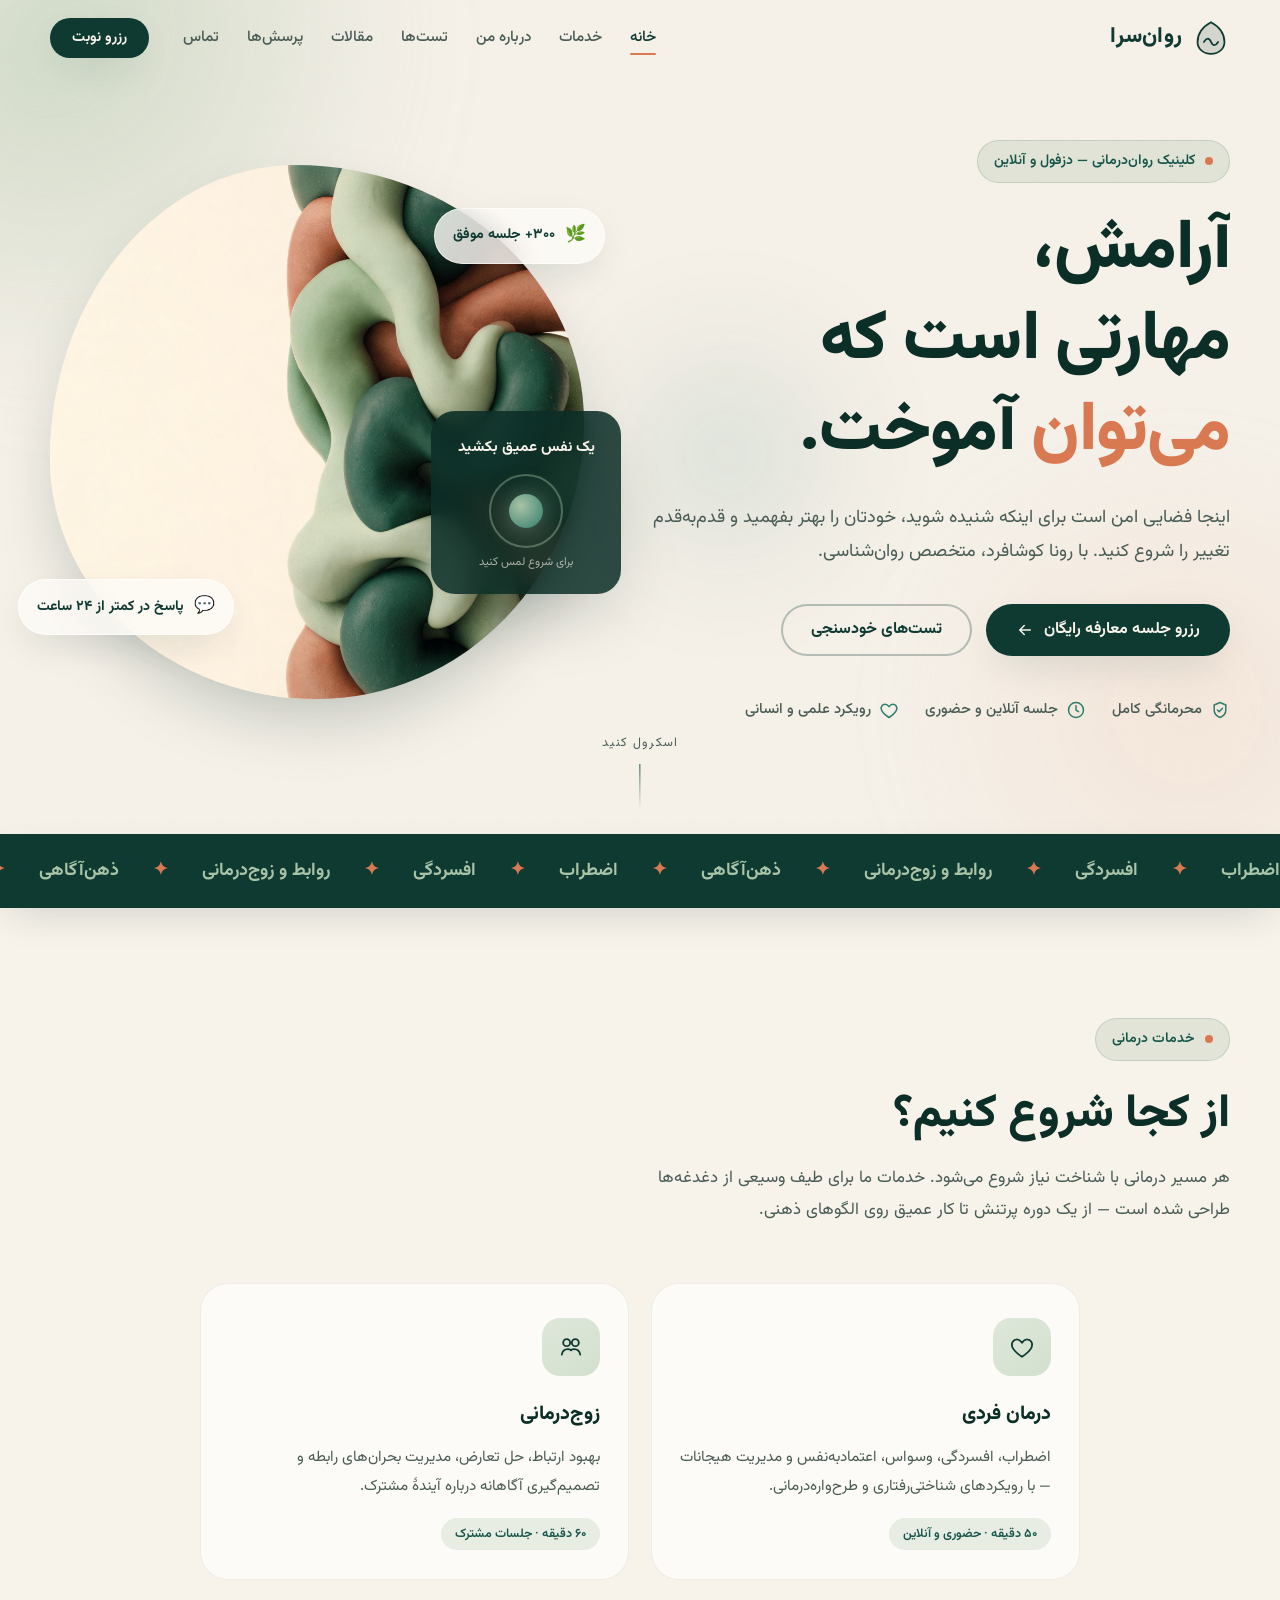
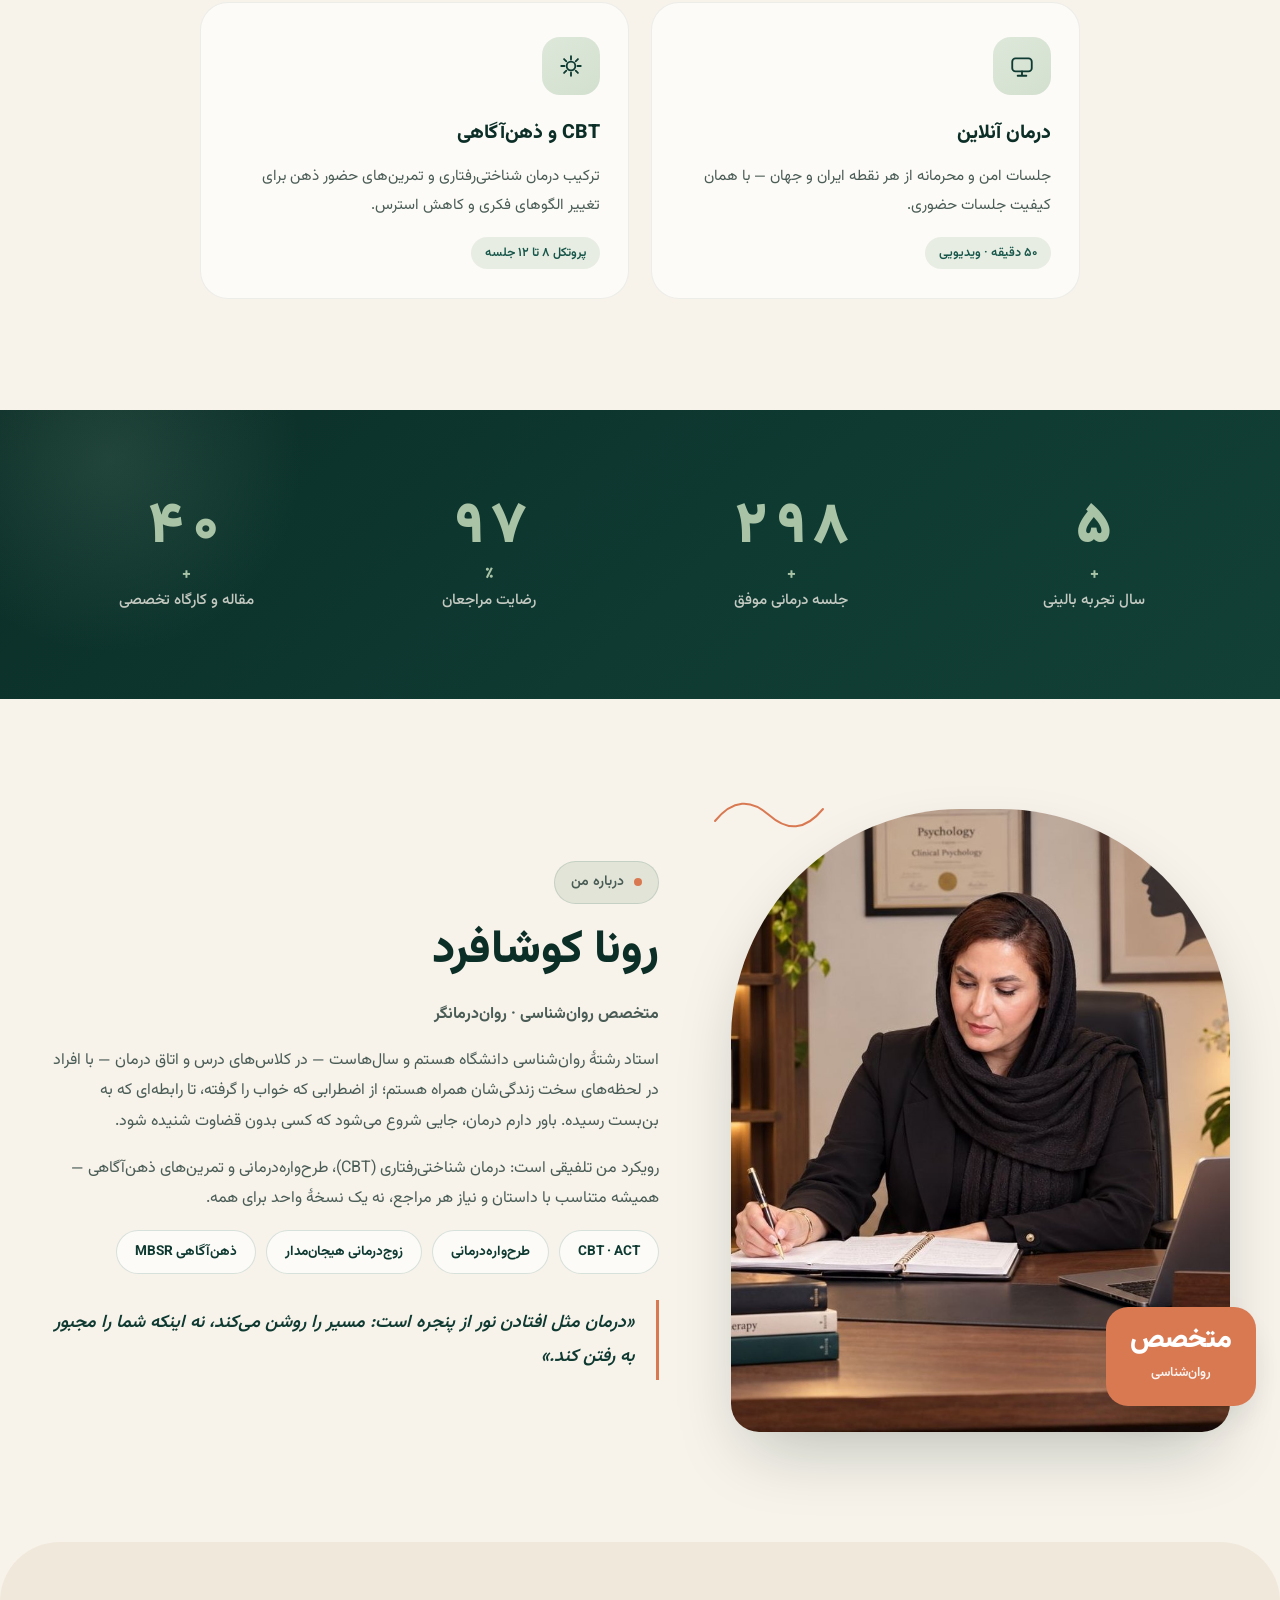
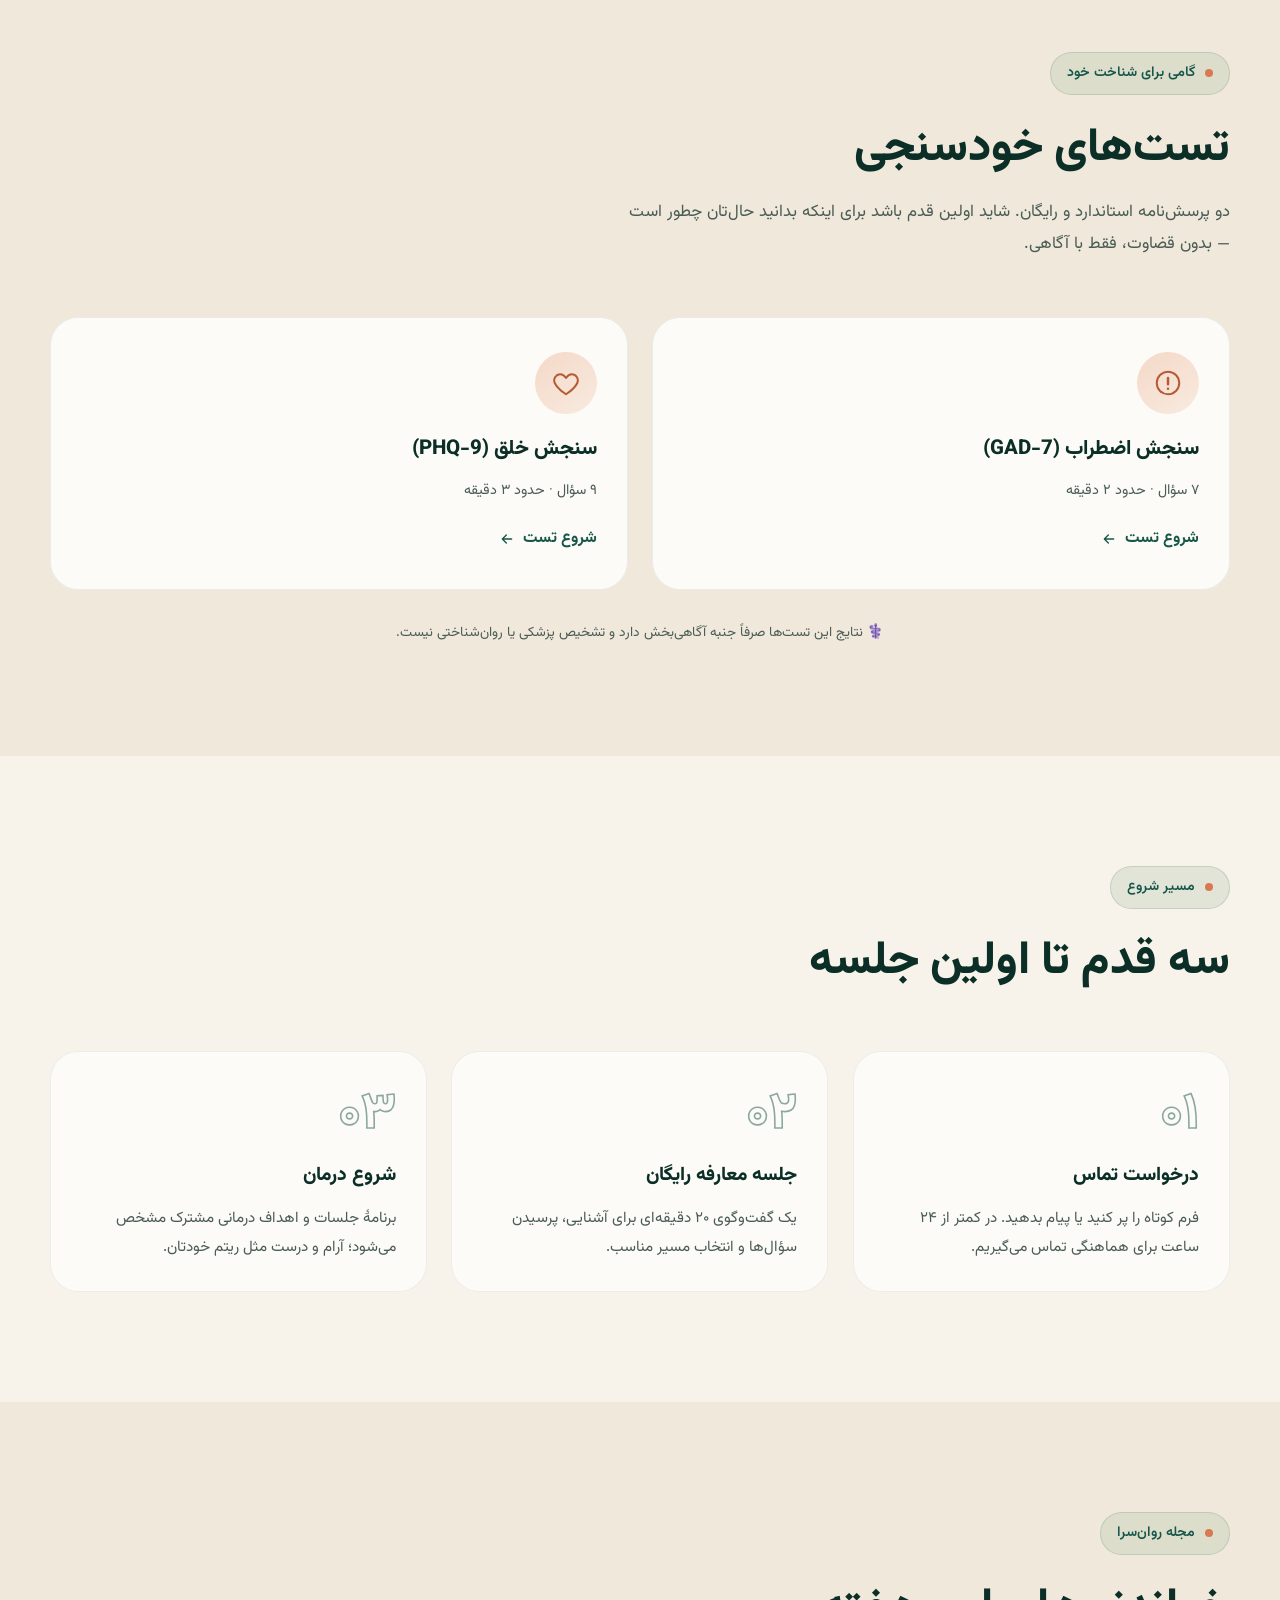
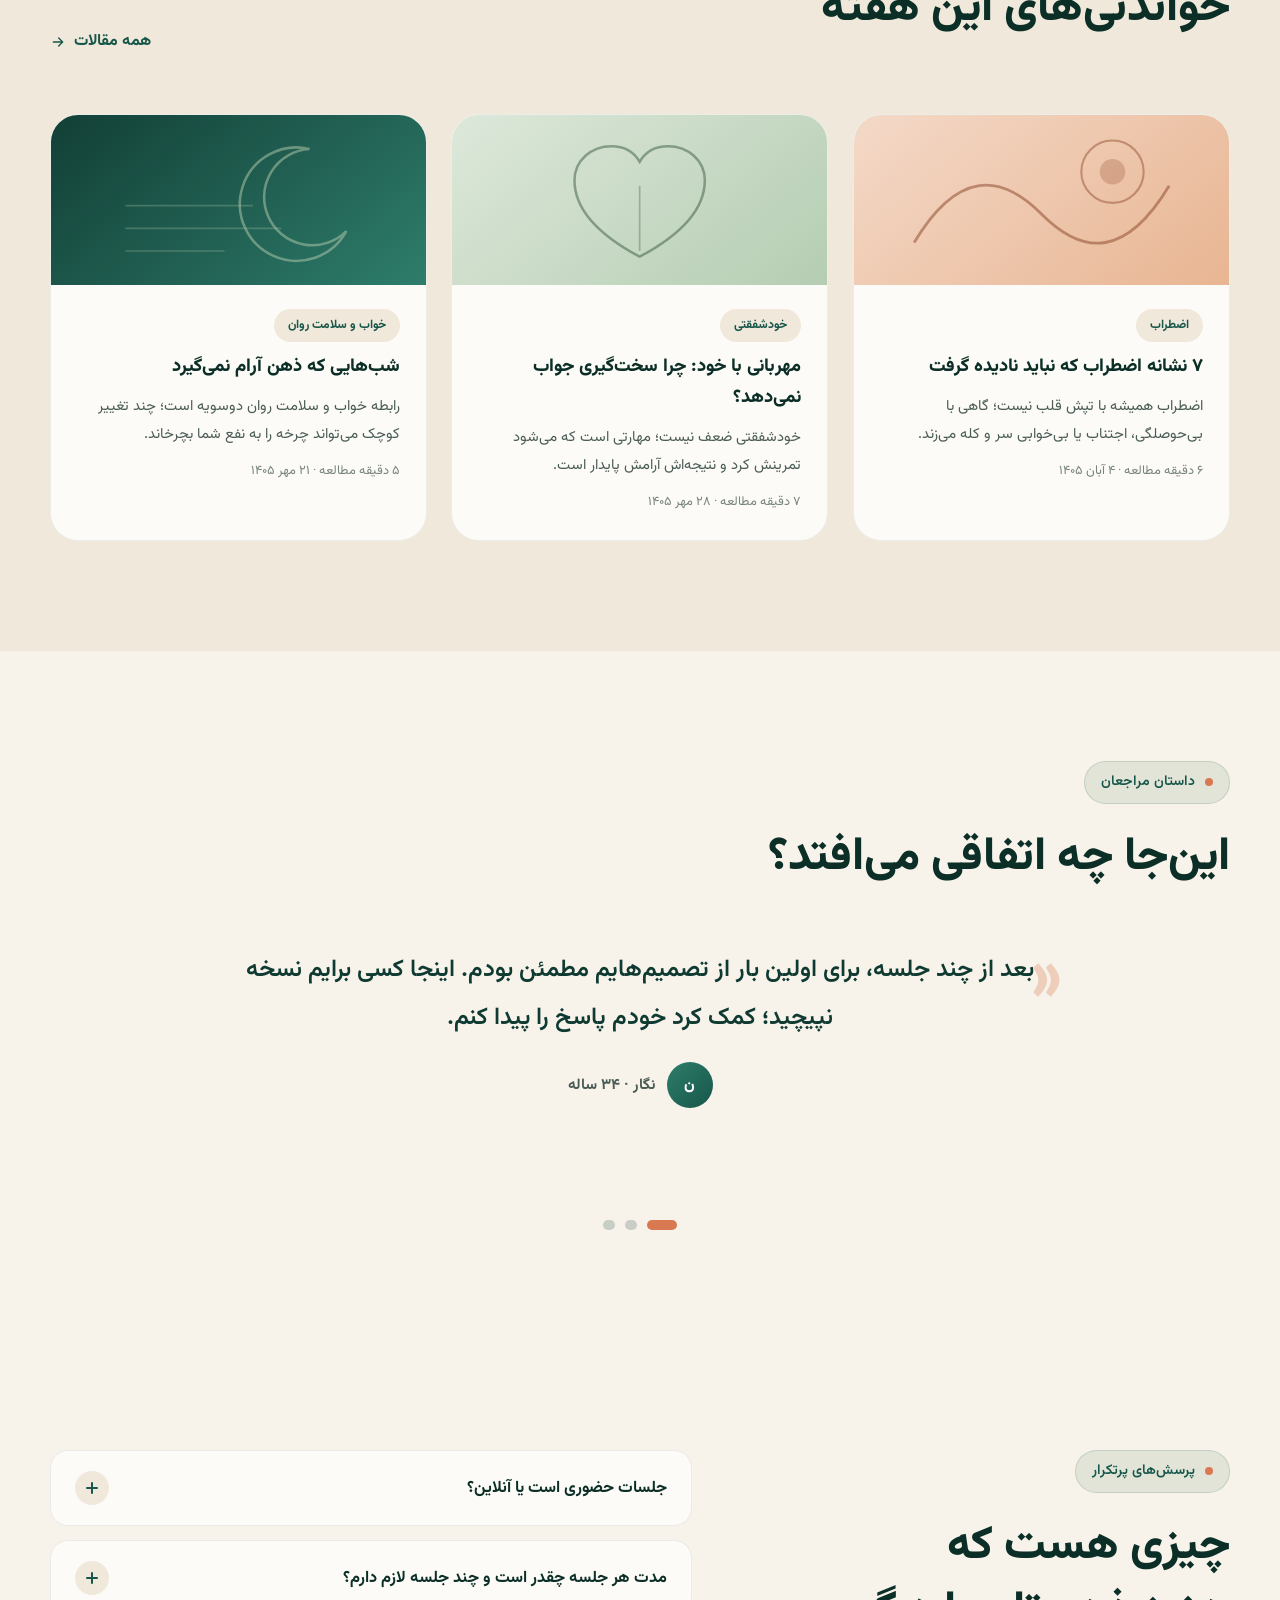
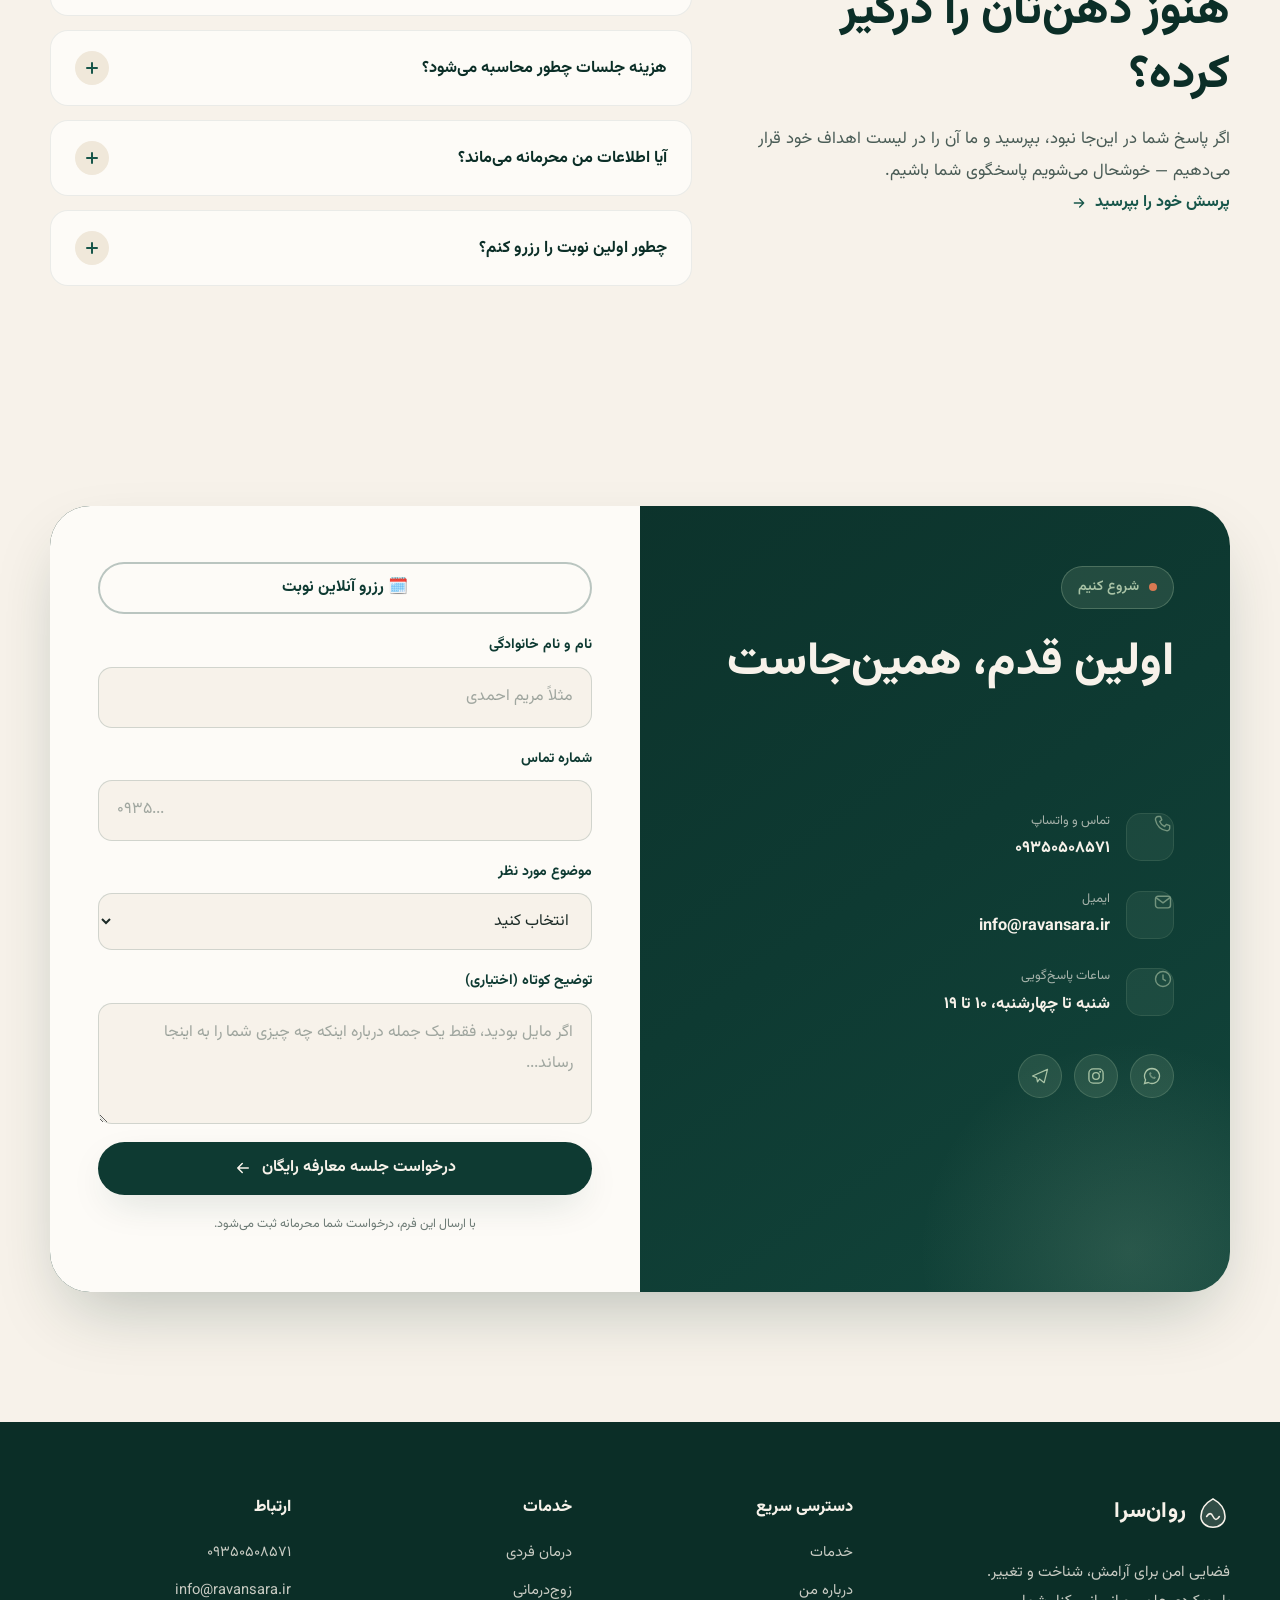
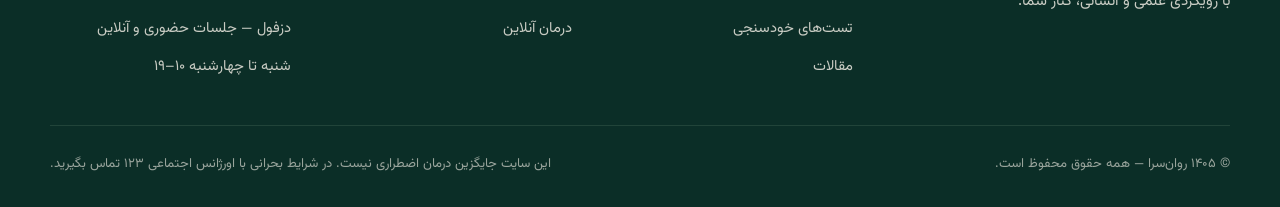
<file: index.html>
<!DOCTYPE html>
<html lang="fa" dir="rtl">
<head>
  <meta charset="UTF-8">
  <meta name="viewport" content="width=device-width, initial-scale=1.0">
  <title>روان‌سرا | رونا کوشافرد — متخصص روان‌شناسی در دزفول و آنلاین</title>
  <meta name="description" content="روان‌سرا، فضایی امن برای آرامش و تغییر. درمان فردی، زوج‌درمانی و مشاوره آنلاین با رونا کوشافرد، متخصص روان‌شناسی. جلسه معارفه رایگان ۲۰ دقیقه‌ای.">
  <meta property="og:title" content="روان‌سرا | رونا کوشافرد — متخصص روان‌شناسی">
  <meta property="og:description" content="آرامش، مهارتی است که می‌توان آموخت. درمان فردی، زوج‌درمانی و مشاوره آنلاین.">
  <meta property="og:type" content="website">
  <meta property="og:image" content="https://ravansara.github.io/ravansara/assets/img/hero.jpg">
  <meta property="og:url" content="https://ravansara.github.io/ravansara/">
  <meta property="og:site_name" content="روان‌سرا">
  <meta property="og:locale" content="fa_IR">
  <meta name="twitter:card" content="summary_large_image">
  <link rel="canonical" href="https://ravansara.github.io/ravansara/">
  <meta name="author" content="رونا کوشافرد">
  <link rel="icon" type="image/svg+xml" href="assets/img/favicon.svg">
  <link rel="stylesheet" href="assets/css/style.css">
  <script type="application/ld+json">
  {
    "@context": "https://schema.org",
    "@graph": [
      {
        "@type": "WebSite",
        "@id": "https://ravansara.github.io/ravansara/#website",
        "name": "روان‌سرا",
        "alternateName": "روان سرا",
        "url": "https://ravansara.github.io/ravansara/",
        "inLanguage": "fa"
      },
      {
        "@type": "Person",
        "@id": "https://ravansara.github.io/ravansara/#rona",
        "name": "رونا کوشافرد",
        "jobTitle": "متخصص روان‌شناسی",
        "description": "استاد رشتهٔ روان‌شناسی دانشگاه و روان‌درمانگر",
        "worksFor": { "@id": "https://ravansara.github.io/ravansara/#clinic" }
      },
      {
        "@type": "Psychologist",
        "@id": "https://ravansara.github.io/ravansara/#clinic",
        "name": "روان‌سرا",
        "description": "کلینیک روان‌درمانی و مشاوره — درمان فردی، زوج‌درمانی و درمان آنلاین",
        "url": "https://ravansara.github.io/ravansara/",
        "telephone": "+989350508571",
        "email": "info@ravansara.ir",
        "founder": { "@id": "https://ravansara.github.io/ravansara/#rona" },
        "address": { "@type": "PostalAddress", "addressLocality": "دزفول", "addressRegion": "خوزستان", "addressCountry": "IR" },
        "areaServed": "ایران",
        "availableLanguage": "Persian"
      }
    ]
  }
  </script>
</head>
<body class="is-loading">

  <!-- ═══════════ پیش‌بارگذار ═══════════ -->
  <div class="preloader" id="preloader" aria-hidden="true">
    <div class="preloader__mark">
      <svg viewBox="0 0 64 64" width="64" height="64" fill="none">
        <path class="preloader__leaf" d="M32 6C18 14 10 26 10 38c0 11 9 20 22 20s22-9 22-20C54 26 46 14 32 6Z" fill="none" stroke="currentColor" stroke-width="2.5"/>
        <path class="preloader__wave" d="M20 38c4-6 8-6 12 0s8 6 12 0" fill="none" stroke="currentColor" stroke-width="2.5" stroke-linecap="round"/>
      </svg>
      <span class="preloader__text">روان‌سرا</span>
    </div>
  </div>

  <a class="skip-link" href="#main">پرش به محتوای اصلی</a>

  <!-- ═══════════ نوار پیشرفت اسکرول ═══════════ -->
  <div class="scroll-progress" aria-hidden="true"><span id="scrollBar"></span></div>

  <!-- ═══════════ هدر شیشه‌ای ═══════════ -->
  <header class="site-header" id="siteHeader">
    <div class="container header__inner">
      <a class="brand" href="#home" aria-label="روان‌سرا — خانه">
        <svg class="brand__mark" viewBox="0 0 48 48" width="38" height="38" fill="none" aria-hidden="true">
          <path d="M24 4C13 10 7 19.5 7 29c0 8.5 7 15 17 15s17-6.5 17-15C41 19.5 35 10 24 4Z" fill="currentColor" opacity=".14"/>
          <path d="M24 4C13 10 7 19.5 7 29c0 8.5 7 15 17 15s17-6.5 17-15C41 19.5 35 10 24 4Z" stroke="currentColor" stroke-width="2.2"/>
          <path d="M15 29c3.5-5.5 6.5-5.5 9 0s5.5 5.5 9 0" stroke="currentColor" stroke-width="2.2" stroke-linecap="round"/>
        </svg>
        <span class="brand__name">روان‌سرا</span>
      </a>

      <nav class="nav" aria-label="منوی اصلی">
        <ul class="nav__list" id="navList">
          <li><a class="nav__link" href="#home">خانه</a></li>
          <li><a class="nav__link" href="#services">خدمات</a></li>
          <li><a class="nav__link" href="#about">درباره من</a></li>
          <li><a class="nav__link" href="#tests">تست‌ها</a></li>
          <li><a class="nav__link" href="#blog">مقالات</a></li>
          <li><a class="nav__link" href="#faq">پرسش‌ها</a></li>
          <li><a class="nav__link" href="#contact">تماس</a></li>
        </ul>
        <a class="btn btn--solid btn--sm nav__cta" href="https://nobathub.onrender.com/book/biz-482" target="_blank" rel="noopener">رزرو نوبت</a>
        <button class="nav__toggle" id="navToggle" aria-expanded="false" aria-controls="mobileMenu" aria-label="باز کردن منو">
          <span></span><span></span><span></span>
        </button>
      </nav>
    </div>
    <div class="mobile-menu" id="mobileMenu" hidden>
      <ul class="mobile-menu__list">
        <li><a href="#home">خانه</a></li>
        <li><a href="#services">خدمات</a></li>
        <li><a href="#about">درباره من</a></li>
        <li><a href="#tests">تست‌ها</a></li>
        <li><a href="#blog">مقالات</a></li>
        <li><a href="#faq">پرسش‌ها</a></li>
        <li><a href="#contact">تماس</a></li>
      </ul>
      <a class="btn btn--solid mobile-menu__cta" href="https://nobathub.onrender.com/book/biz-482" target="_blank" rel="noopener">رزرو نوبت</a>
    </div>
  </header>

  <main id="main">

    <!-- ═══════════ هیرو ═══════════ -->
    <section class="hero" id="home">
      <div class="hero__bg" aria-hidden="true">
        <div class="blob blob--1"></div>
        <div class="blob blob--2"></div>
        <div class="blob blob--3"></div>
        <div class="grain"></div>
      </div>

      <div class="container hero__grid">
        <div class="hero__copy">
          <p class="eyebrow" data-reveal>
            <span class="eyebrow__dot"></span>
            کلینیک روان‌درمانی — دزفول و آنلاین
          </p>
          <h1 class="hero__title" data-reveal>
            <span class="line"><span class="line__inner">آرامش،</span></span>
            <span class="line"><span class="line__inner">مهارتی است که</span></span>
            <span class="line"><span class="line__inner"><em class="kinetic" data-kinetic>می‌توان</em> آموخت.</span></span>
          </h1>
          <p class="hero__lead" data-reveal>
            اینجا فضایی امن است برای اینکه شنیده شوید، خودتان را بهتر بفهمید
            و قدم‌به‌قدم تغییر را شروع کنید. با رونا کوشافرد،
            متخصص روان‌شناسی.
          </p>
          <div class="hero__actions" data-reveal>
            <a class="btn btn--solid" href="https://nobathub.onrender.com/book/biz-482" target="_blank" rel="noopener">
              رزرو جلسه معارفه رایگان
              <svg viewBox="0 0 24 24" width="18" height="18" fill="none" aria-hidden="true"><path d="M19 12H5m6-6-6 6 6 6" stroke="currentColor" stroke-width="2" stroke-linecap="round" stroke-linejoin="round"/></svg>
            </a>
            <a class="btn btn--ghost" href="#tests">تست‌های خودسنجی</a>
          </div>
          <ul class="hero__trust" data-reveal>
            <li>
              <svg viewBox="0 0 24 24" width="20" height="20" fill="none" aria-hidden="true"><path d="M12 3l7 3v6c0 4.5-3 7.5-7 9-4-1.5-7-4.5-7-9V6l7-3Z" stroke="currentColor" stroke-width="1.8" stroke-linejoin="round"/><path d="m9 12 2 2 4-4" stroke="currentColor" stroke-width="1.8" stroke-linecap="round" stroke-linejoin="round"/></svg>
              محرمانگی کامل
            </li>
            <li>
              <svg viewBox="0 0 24 24" width="20" height="20" fill="none" aria-hidden="true"><circle cx="12" cy="12" r="9" stroke="currentColor" stroke-width="1.8"/><path d="M12 7v5l3 2" stroke="currentColor" stroke-width="1.8" stroke-linecap="round"/></svg>
              جلسه آنلاین و حضوری
            </li>
            <li>
              <svg viewBox="0 0 24 24" width="20" height="20" fill="none" aria-hidden="true"><path d="M12 21s-7-4.5-9-9c-1.5-3.5 1-7 4.5-7C9 5 10.5 6 12 8c1.5-2 3-3 4.5-3 3.5 0 6 3.5 4.5 7-2 4.5-9 9-9 9Z" stroke="currentColor" stroke-width="1.8" stroke-linejoin="round"/></svg>
              رویکرد علمی و انسانی
            </li>
          </ul>
        </div>

        <div class="hero__visual" data-reveal data-parallax>
          <div class="hero__frame">
            <img src="assets/img/hero.jpg" alt="تصویر انتزاعی آرامش‌بخش با فرم‌های سبز و کرم" width="640" height="640" loading="eager">
          </div>

          <!-- تمرین تنفس تعاملی -->
          <button class="breath-card" id="breathCard" type="button" aria-label="تمرین تنفس آرام‌سازی — برای شروع کلیک کنید">
            <span class="breath-card__label" id="breathLabel">یک نفس عمیق بکشید</span>
            <span class="breath-orb" aria-hidden="true">
              <span class="breath-orb__ring"></span>
              <span class="breath-orb__core"></span>
            </span>
            <span class="breath-card__hint" id="breathHint">برای شروع لمس کنید</span>
          </button>

          <div class="hero__chip hero__chip--a" aria-hidden="true">
            <span class="hero__chip-icon">🌿</span>
            <span>۳۰۰+ جلسه موفق</span>
          </div>
          <div class="hero__chip hero__chip--b" aria-hidden="true">
            <span class="hero__chip-icon">💬</span>
            <span>پاسخ در کمتر از ۲۴ ساعت</span>
          </div>
        </div>
      </div>

      <div class="hero__scroll" aria-hidden="true">
        <span>اسکرول کنید</span>
        <span class="hero__scroll-line"></span>
      </div>
    </section>

    <!-- ═══════════ نوار متحرک ═══════════ -->
    <div class="marquee" aria-hidden="true">
      <div class="marquee__track">
        <span>اضطراب</span><span class="marquee__dot">✦</span>
        <span>افسردگی</span><span class="marquee__dot">✦</span>
        <span>روابط و زوج‌درمانی</span><span class="marquee__dot">✦</span>
        <span>ذهن‌آگاهی</span><span class="marquee__dot">✦</span>
        <span>اضطراب</span><span class="marquee__dot">✦</span>
        <span>افسردگی</span><span class="marquee__dot">✦</span>
        <span>روابط و زوج‌درمانی</span><span class="marquee__dot">✦</span>
        <span>ذهن‌آگاهی</span><span class="marquee__dot">✦</span>
      </div>
    </div>

    <!-- ═══════════ خدمات ═══════════ -->
    <section class="section services" id="services">
      <div class="container">
        <header class="section__head">
          <p class="eyebrow" data-reveal><span class="eyebrow__dot"></span>خدمات درمانی</p>
          <h2 class="section__title" data-reveal>از کجا شروع کنیم؟</h2>
          <p class="section__lead" data-reveal>
            هر مسیر درمانی با شناخت نیاز شروع می‌شود. خدمات ما برای طیف
            وسیعی از دغدغه‌ها طراحی شده است — از یک دوره پرتنش تا کار عمیق
            روی الگوهای ذهنی.
          </p>
        </header>

        <div class="services__grid">
          <article class="service-card" data-reveal>
            <div class="service-card__icon">
              <svg viewBox="0 0 24 24" width="26" height="26" fill="none" aria-hidden="true"><path d="M12 21s-7-4.5-9-9c-1.5-3.5 1-7 4.5-7C9 5 10.5 6 12 8c1.5-2 3-3 4.5-3 3.5 0 6 3.5 4.5 7-2 4.5-9 9-9 9Z" stroke="currentColor" stroke-width="1.7" stroke-linejoin="round"/></svg>
            </div>
            <h3>درمان فردی</h3>
            <p>اضطراب، افسردگی، وسواس، اعتمادبه‌نفس و مدیریت هیجانات — با رویکردهای شناختی‌رفتاری و طرح‌واره‌درمانی.</p>
            <span class="service-card__tag">۵۰ دقیقه · حضوری و آنلاین</span>
          </article>

          <article class="service-card" data-reveal>
            <div class="service-card__icon">
              <svg viewBox="0 0 24 24" width="26" height="26" fill="none" aria-hidden="true"><circle cx="8" cy="8" r="3.2" stroke="currentColor" stroke-width="1.7"/><circle cx="16" cy="8" r="3.2" stroke="currentColor" stroke-width="1.7"/><path d="M3.5 19c.6-3.2 2.8-5 5.5-5 1.2 0 2.3.35 3.2 1M20.5 19c-.6-3.2-2.8-5-5.5-5-1.2 0-2.3.35-3.2 1" stroke="currentColor" stroke-width="1.7" stroke-linecap="round"/></svg>
            </div>
            <h3>زوج‌درمانی</h3>
            <p>بهبود ارتباط، حل تعارض، مدیریت بحران‌های رابطه و تصمیم‌گیری آگاهانه درباره آیندهٔ مشترک.</p>
            <span class="service-card__tag">۶۰ دقیقه · جلسات مشترک</span>
          </article>

          <article class="service-card" data-reveal>
            <div class="service-card__icon">
              <svg viewBox="0 0 24 24" width="26" height="26" fill="none" aria-hidden="true"><rect x="3" y="5" width="18" height="12" rx="3" stroke="currentColor" stroke-width="1.7"/><path d="M8 21h8M12 17v4" stroke="currentColor" stroke-width="1.7" stroke-linecap="round"/></svg>
            </div>
            <h3>درمان آنلاین</h3>
            <p>جلسات امن و محرمانه از هر نقطه ایران و جهان — با همان کیفیت جلسات حضوری.</p>
            <span class="service-card__tag">۵۰ دقیقه · ویدیویی</span>
          </article>

          <article class="service-card" data-reveal>
            <div class="service-card__icon">
              <svg viewBox="0 0 24 24" width="26" height="26" fill="none" aria-hidden="true"><path d="M12 3v3M12 18v3M3 12h3M18 12h3M5.6 5.6l2.1 2.1M16.3 16.3l2.1 2.1M18.4 5.6l-2.1 2.1M7.7 16.3l-2.1 2.1" stroke="currentColor" stroke-width="1.7" stroke-linecap="round"/><circle cx="12" cy="12" r="4" stroke="currentColor" stroke-width="1.7"/></svg>
            </div>
            <h3>CBT و ذهن‌آگاهی</h3>
            <p>ترکیب درمان شناختی‌رفتاری و تمرین‌های حضور ذهن برای تغییر الگوهای فکری و کاهش استرس.</p>
            <span class="service-card__tag">پروتکل ۸ تا ۱۲ جلسه</span>
          </article>
        </div>
      </div>
    </section>

    <!-- ═══════════ آمار ═══════════ -->
    <section class="stats" aria-label="آمار کلینیک">
      <div class="container stats__grid">
        <div class="stat" data-reveal>
          <span class="stat__num" data-counter="5">۰</span><span class="stat__suffix">+</span>
          <span class="stat__label">سال تجربه بالینی</span>
        </div>
        <div class="stat" data-reveal>
          <span class="stat__num" data-counter="300">۰</span><span class="stat__suffix">+</span>
          <span class="stat__label">جلسه درمانی موفق</span>
        </div>
        <div class="stat" data-reveal>
          <span class="stat__num" data-counter="98">۰</span><span class="stat__suffix">٪</span>
          <span class="stat__label">رضایت مراجعان</span>
        </div>
        <div class="stat" data-reveal>
          <span class="stat__num" data-counter="40">۰</span><span class="stat__suffix">+</span>
          <span class="stat__label">مقاله و کارگاه تخصصی</span>
        </div>
      </div>
    </section>

    <!-- ═══════════ درباره من ═══════════ -->
    <section class="section about" id="about">
      <div class="container about__grid">
        <div class="about__media" data-reveal>
          <div class="about__arch">
            <img src="assets/img/portrait.jpg" alt="پرتره رونا کوشافرد، متخصص روان‌شناسی" width="560" height="700" loading="lazy">
          </div>
          <div class="about__badge" aria-hidden="true">
            <strong>متخصص</strong>
            <span>روان‌شناسی</span>
          </div>
          <svg class="about__squiggle" viewBox="0 0 120 60" fill="none" aria-hidden="true">
            <path d="M4 46c18-22 36-22 54-6s36 16 54-6" stroke="currentColor" stroke-width="2" stroke-linecap="round"/>
          </svg>
        </div>

        <div class="about__copy">
          <p class="eyebrow" data-reveal><span class="eyebrow__dot"></span>درباره من</p>
          <h2 class="section__title" data-reveal>رونا کوشافرد</h2>
          <p class="about__role" data-reveal>متخصص روان‌شناسی · روان‌درمانگر</p>
          <p data-reveal>
            استاد رشتهٔ روان‌شناسی دانشگاه هستم و سال‌هاست — در کلاس‌های درس
            و اتاق درمان — با افراد در لحظه‌های سخت زندگی‌شان همراه هستم؛
            از اضطرابی که خواب را گرفته، تا رابطه‌ای که به بن‌بست رسیده.
            باور دارم درمان، جایی شروع می‌شود
            که کسی بدون قضاوت شنیده شود.
          </p>
          <p data-reveal>
            رویکرد من تلفیقی است: درمان شناختی‌رفتاری (CBT)، طرح‌واره‌درمانی
            و تمرین‌های ذهن‌آگاهی — همیشه متناسب با داستان و نیاز هر مراجع،
            نه یک نسخهٔ واحد برای همه.
          </p>
          <ul class="about__chips" data-reveal>
            <li>CBT · ACT</li>
            <li>طرح‌واره‌درمانی</li>
            <li>زوج‌درمانی هیجان‌مدار</li>
            <li>ذهن‌آگاهی MBSR</li>
          </ul>
          <blockquote class="about__quote" data-reveal>
            «درمان مثل افتادن نور از پنجره است: مسیر را روشن می‌کند،
            نه اینکه شما را مجبور به رفتن کند.»
          </blockquote>
        </div>
      </div>
    </section>

    <!-- ═══════════ تست‌های خودسنجی ═══════════ -->
    <section class="section tests" id="tests">
      <div class="container">
        <header class="section__head">
          <p class="eyebrow" data-reveal><span class="eyebrow__dot"></span>گامی برای شناخت خود</p>
          <h2 class="section__title" data-reveal>تست‌های خودسنجی</h2>
          <p class="section__lead" data-reveal>
            دو پرسش‌نامه استاندارد و رایگان. شاید اولین قدم باشد برای اینکه
            بدانید حال‌تان چطور است — بدون قضاوت، فقط با آگاهی.
          </p>
        </header>

        <div class="tests__grid" id="testCards">
          <button class="test-card" data-test="gad7" data-reveal type="button">
            <span class="test-card__icon" aria-hidden="true">
              <svg viewBox="0 0 24 24" width="30" height="30" fill="none"><circle cx="12" cy="12" r="9" stroke="currentColor" stroke-width="1.6"/><path d="M12 8v5M12 16.5v.1" stroke="currentColor" stroke-width="2" stroke-linecap="round"/></svg>
            </span>
            <span class="test-card__title">سنجش اضطراب (GAD-7)</span>
            <span class="test-card__desc">۷ سؤال · حدود ۲ دقیقه</span>
            <span class="test-card__go">شروع تست
              <svg viewBox="0 0 24 24" width="16" height="16" fill="none" aria-hidden="true"><path d="M19 12H5m6-6-6 6 6 6" stroke="currentColor" stroke-width="2" stroke-linecap="round" stroke-linejoin="round"/></svg>
            </span>
          </button>

          <button class="test-card" data-test="phq9" data-reveal type="button">
            <span class="test-card__icon" aria-hidden="true">
              <svg viewBox="0 0 24 24" width="30" height="30" fill="none"><path d="M12 21s-7-4.5-9-9c-1.5-3.5 1-7 4.5-7C9 5 10.5 6 12 8c1.5-2 3-3 4.5-3 3.5 0 6 3.5 4.5 7-2 4.5-9 9-9 9Z" stroke="currentColor" stroke-width="1.6" stroke-linejoin="round"/></svg>
            </span>
            <span class="test-card__title">سنجش خلق (PHQ-9)</span>
            <span class="test-card__desc">۹ سؤال · حدود ۳ دقیقه</span>
            <span class="test-card__go">شروع تست
              <svg viewBox="0 0 24 24" width="16" height="16" fill="none" aria-hidden="true"><path d="M19 12H5m6-6-6 6 6 6" stroke="currentColor" stroke-width="2" stroke-linecap="round" stroke-linejoin="round"/></svg>
            </span>
          </button>
        </div>

        <!-- پنل تست تعاملی -->
        <div class="quiz" id="quizPanel" hidden>
          <div class="quiz__top">
            <button class="quiz__close" id="quizClose" type="button" aria-label="بستن تست">✕</button>
            <div class="quiz__meta">
              <span class="quiz__name" id="quizName">تست</span>
              <span class="quiz__step" id="quizStep">۱ از ۷</span>
            </div>
            <div class="quiz__progress" role="progressbar" aria-valuemin="0" aria-valuemax="100" aria-valuenow="0" aria-label="پیشرفت تست">
              <span id="quizBar"></span>
            </div>
          </div>

          <div class="quiz__body" id="quizBody">
            <h3 class="quiz__question" id="quizQuestion">سؤال</h3>
            <div class="quiz__options" id="quizOptions" role="radiogroup" aria-labelledby="quizQuestion"></div>
            <div class="quiz__nav">
              <button class="btn btn--ghost btn--sm" id="quizPrev" type="button" disabled>قبلی</button>
              <button class="btn btn--solid btn--sm" id="quizNext" type="button" disabled>بعدی</button>
            </div>
          </div>

          <div class="quiz__result" id="quizResult" hidden>
            <span class="quiz__result-badge" id="resultBadge">نتیجه</span>
            <h3 class="quiz__result-title" id="resultTitle">نتیجه</h3>
            <p class="quiz__score" id="resultScore"></p>
            <div class="quiz__meter" aria-hidden="true"><span id="resultFill"></span></div>
            <p class="quiz__result-text" id="resultText"></p>
            <p class="quiz__disclaimer">
              این پرسش‌نامه ابزار غربالگری است و جای تشخیص تخصصی را نمی‌گیرد.
              اگر نگران هستید، گفت‌وگو با یک روان‌شناس بهترین قدم بعدی است.
            </p>
            <div class="quiz__result-actions">
              <a class="btn btn--solid btn--sm" href="https://nobathub.onrender.com/book/biz-482" target="_blank" rel="noopener">رزرو جلسه مشاوره</a>
              <button class="btn btn--ghost btn--sm" id="quizRestart" type="button">تست دیگر</button>
            </div>
          </div>
        </div>

        <p class="tests__note" data-reveal>
          ⚕️ نتایج این تست‌ها صرفاً جنبه آگاهی‌بخش دارد و تشخیص پزشکی یا روان‌شناختی نیست.
        </p>
      </div>
    </section>

    <!-- ═══════════ مسیر شروع ═══════════ -->
    <section class="section steps" id="how">
      <div class="container">
        <header class="section__head">
          <p class="eyebrow" data-reveal><span class="eyebrow__dot"></span>مسیر شروع</p>
          <h2 class="section__title" data-reveal>سه قدم تا اولین جلسه</h2>
        </header>

        <ol class="steps__list">
          <li class="step" data-reveal>
            <span class="step__num">۰۱</span>
            <h3>درخواست تماس</h3>
            <p>فرم کوتاه را پر کنید یا پیام بدهید. در کمتر از ۲۴ ساعت برای هماهنگی تماس می‌گیریم.</p>
          </li>
          <li class="step" data-reveal>
            <span class="step__num">۰۲</span>
            <h3>جلسه معارفه رایگان</h3>
            <p>یک گفت‌وگوی ۲۰ دقیقه‌ای برای آشنایی، پرسیدن سؤال‌ها و انتخاب مسیر مناسب.</p>
          </li>
          <li class="step" data-reveal>
            <span class="step__num">۰۳</span>
            <h3>شروع درمان</h3>
            <p>برنامهٔ جلسات و اهداف درمانی مشترک مشخص می‌شود؛ آرام و درست مثل ریتم خودتان.</p>
          </li>
        </ol>
      </div>
    </section>

    <!-- ═══════════ مقالات ═══════════ -->
    <section class="section blog" id="blog">
      <div class="container">
        <header class="section__head section__head--between">
          <div>
            <p class="eyebrow" data-reveal><span class="eyebrow__dot"></span>مجله روان‌سرا</p>
            <h2 class="section__title" data-reveal>خواندنی‌های این هفته</h2>
          </div>
          <a class="link-arrow" href="#blog" data-reveal>همه مقالات
            <svg viewBox="0 0 24 24" width="16" height="16" fill="none" aria-hidden="true"><path d="M5 12h14m-6-6 6 6-6 6" stroke="currentColor" stroke-width="2" stroke-linecap="round" stroke-linejoin="round"/></svg>
          </a>
        </header>

        <div class="blog__grid">
          <a class="post-card post-card--amber" href="blog/anxiety-signs.html" data-reveal>
            <div class="post-card__cover" aria-hidden="true">
              <svg viewBox="0 0 200 120" class="post-card__art"><path d="M10 90c30-50 60-50 90-20s60 30 90-20" fill="none" stroke="currentColor" stroke-width="2" opacity=".5"/><circle cx="150" cy="40" r="22" fill="none" stroke="currentColor" stroke-width="1.5" opacity=".45"/><circle cx="150" cy="40" r="9" fill="currentColor" opacity=".25"/></svg>
            </div>
            <div class="post-card__body">
              <span class="post-card__cat">اضطراب</span>
              <h3>۷ نشانه اضطراب که نباید نادیده گرفت</h3>
              <p>اضطراب همیشه با تپش قلب نیست؛ گاهی با بی‌حوصلگی، اجتناب یا بی‌خوابی سر و کله می‌زند.</p>
              <span class="post-card__meta">۶ دقیقه مطالعه · ۴ آبان ۱۴۰۵</span>
            </div>
          </a>

          <a class="post-card post-card--sage" href="blog/self-compassion.html" data-reveal>
            <div class="post-card__cover" aria-hidden="true">
              <svg viewBox="0 0 200 120" class="post-card__art"><path d="M100 100C70 84 54 66 54 46c0-14 12-24 26-24 9 0 16 4 20 11 4-7 11-11 20-11 14 0 26 10 26 24 0 20-16 38-46 54Z" fill="none" stroke="currentColor" stroke-width="1.8" opacity=".5"/><path d="M100 96V50" stroke="currentColor" stroke-width="1.2" opacity=".35"/></svg>
            </div>
            <div class="post-card__body">
              <span class="post-card__cat">خودشفقتی</span>
              <h3>مهربانی با خود: چرا سخت‌گیری جواب نمی‌دهد؟</h3>
              <p>خودشفقتی ضعف نیست؛ مهارتی است که می‌شود تمرینش کرد و نتیجه‌اش آرامش پایدار است.</p>
              <span class="post-card__meta">۷ دقیقه مطالعه · ۲۸ مهر ۱۴۰۵</span>
            </div>
          </a>

          <a class="post-card post-card--green" href="blog/sleep-and-mental-health.html" data-reveal>
            <div class="post-card__cover" aria-hidden="true">
              <svg viewBox="0 0 200 120" class="post-card__art"><path d="M150 24a34 34 0 1 0 26 58 40 40 0 1 1-26-58Z" fill="none" stroke="currentColor" stroke-width="1.8" opacity=".55"/><path d="M20 96h70M20 80h110M20 64h90" stroke="currentColor" stroke-width="1.2" opacity=".3"/></svg>
            </div>
            <div class="post-card__body">
              <span class="post-card__cat">خواب و سلامت روان</span>
              <h3>شب‌هایی که ذهن آرام نمی‌گیرد</h3>
              <p>رابطه خواب و سلامت روان دوسویه است؛ چند تغییر کوچک می‌تواند چرخه را به نفع شما بچرخاند.</p>
              <span class="post-card__meta">۵ دقیقه مطالعه · ۲۱ مهر ۱۴۰۵</span>
            </div>
          </a>
        </div>
      </div>
    </section>

    <!-- ═══════════ نقل‌قول مراجعان ═══════════ -->
    <section class="section testimonials" aria-label="تجربه مراجعان">
      <div class="container">
        <header class="section__head">
          <p class="eyebrow" data-reveal><span class="eyebrow__dot"></span>داستان مراجعان</p>
          <h2 class="section__title" data-reveal>این‌جا چه اتفاقی می‌افتد؟</h2>
        </header>

        <div class="testimonials__slider" id="testimonialSlider">
          <figure class="testimonial is-active" data-reveal>
            <blockquote>
              بعد از چند جلسه، برای اولین بار از تصمیم‌هایم مطمئن بودم.
              اینجا کسی برایم نسخه نپیچید؛ کمک کرد خودم پاسخ را پیدا کنم.
            </blockquote>
            <figcaption>
              <span class="testimonial__avatar" style="background:linear-gradient(135deg,#2E7D6B,#17564A)">ن</span>
              نگار · ۳۴ ساله
            </figcaption>
          </figure>
          <figure class="testimonial">
            <blockquote>
              ما در آستانه جدایی بودیم. یاد گرفتیم چطور حرف بزنیم — نه اینکه
              فقط همدیگر را ساکت کنیم. فضای امن خانم کوشافرد بی‌نظیر بود.
            </blockquote>
            <figcaption>
              <span class="testimonial__avatar" style="background:linear-gradient(135deg,#D97952,#B65A36)">م</span>
              امیر و مریم · زوج‌درمانی
            </figcaption>
          </figure>
          <figure class="testimonial">
            <blockquote>
              اضطرابم جلسه‌های امتحان را نابود می‌کرد. تمرین‌های ذهن‌آگاهی و
              پیگیری هفتگی، این ترس را از زندگیم برداشت.
            </blockquote>
            <figcaption>
              <span class="testimonial__avatar" style="background:linear-gradient(135deg,#8AAE8A,#5E8260)">ر</span>
              رها · ۲۲ ساله · دانشجو
            </figcaption>
          </figure>
        </div>
        <div class="testimonials__dots" role="tablist" aria-label="انتخاب نقل‌قول" id="testimonialDots"></div>
      </div>
    </section>

    <!-- ═══════════ پرسش‌های پرتکرار ═══════════ -->
    <section class="section faq" id="faq">
      <div class="container faq__grid">
        <div class="faq__intro">
          <p class="eyebrow" data-reveal><span class="eyebrow__dot"></span>پرسش‌های پرتکرار</p>
          <h2 class="section__title" data-reveal>چیزی هست که<br>هنوز ذهن‌تان را درگیر کرده؟</h2>
          <p class="section__lead" data-reveal>
            اگر پاسخ شما در این‌جا نبود، بپرسید و ما آن را در لیست اهداف خود قرار می‌دهیم —
            خوشحال می‌شویم پاسخگوی شما باشیم.
          </p>
          <a class="link-arrow" data-reveal href="#contact">پرسش خود را بپرسید
            <svg viewBox="0 0 24 24" width="16" height="16" fill="none" aria-hidden="true"><path d="M5 12h14m-6-6 6 6-6 6" stroke="currentColor" stroke-width="2" stroke-linecap="round" stroke-linejoin="round"/></svg>
          </a>
        </div>

        <div class="faq__list" id="faqList">
          <div class="faq__item" data-reveal>
            <button class="faq__q" type="button" aria-expanded="false">
              <span>جلسات حضوری است یا آنلاین؟</span>
              <span class="faq__icon" aria-hidden="true"></span>
            </button>
            <div class="faq__a">
              <p>هر دو. اگر در دزفول هستید می‌توانید حضوری بیایید؛ در غیر این صورت جلسات آنلاین با همان کیفیت برگزار می‌شود. می‌توانید ترکیبی از هر دو را هم انتخاب کنید.</p>
            </div>
          </div>
          <div class="faq__item" data-reveal>
            <button class="faq__q" type="button" aria-expanded="false">
              <span>مدت هر جلسه چقدر است و چند جلسه لازم دارم؟</span>
              <span class="faq__icon" aria-hidden="true"></span>
            </button>
            <div class="faq__a">
              <p>جلسات فردی ۵۰ دقیقه و جلسات زوج‌درمانی ۶۰ دقیقه است. تعداد جلسات به موضوع شما بستگی دارد؛ در جلسه معارفه و دو جلسه اول، برآورد اولیه را با هم مشخص می‌کنیم.</p>
            </div>
          </div>
          <div class="faq__item" data-reveal>
            <button class="faq__q" type="button" aria-expanded="false">
              <span>هزینه جلسات چطور محاسبه می‌شود؟</span>
              <span class="faq__icon" aria-hidden="true"></span>
            </button>
            <div class="faq__a">
              <p>هزینه به نوع خدمت و مدت جلسه بستگی دارد و در تماس اولیه شفاف اعلام می‌شود. جلسه معارفه ۲۰ دقیقه‌ای رایگان است و برای مراجعان با شرایط خاص، تخفیف در نظر گرفته می‌شود.</p>
            </div>
          </div>
          <div class="faq__item" data-reveal>
            <button class="faq__q" type="button" aria-expanded="false">
              <span>آیا اطلاعات من محرمانه می‌ماند؟</span>
              <span class="faq__icon" aria-hidden="true"></span>
            </button>
            <div class="faq__a">
              <p>بله، محرمانگی اصل بنیادین کار ماست. تمام جلسات و محتوای آن‌ها محرمانه است و تنها با رضایت کتبی شما (مثلاً برای هماهنگی با پزشک) به اشتراک گذاشته می‌شود.</p>
            </div>
          </div>
          <div class="faq__item" data-reveal>
            <button class="faq__q" type="button" aria-expanded="false">
              <span>چطور اولین نوبت را رزرو کنم؟</span>
              <span class="faq__icon" aria-hidden="true"></span>
            </button>
            <div class="faq__a">
              <p>از دکمه رزرو آنلاین استفاده کنید، فرم پایین صفحه را پر کنید یا مستقیم پیام بدهید. پیشنهاد می‌کنیم ابتدا جلسه معارفه رایگان را رزرو کنید تا با فضا و رویکرد آشنا شوید؛ بعد با خیال راحت تصمیم بگیرید.</p>
            </div>
          </div>
        </div>
      </div>
    </section>

    <!-- ═══════════ تماس و رزرو ═══════════ -->
    <section class="section contact" id="contact">
      <div class="container">
        <div class="contact__card">
          <div class="contact__copy">
            <p class="eyebrow eyebrow--light" data-reveal><span class="eyebrow__dot"></span>شروع کنیم</p>
            <h2 class="section__title" data-reveal>اولین قدم، همین‌جاست</h2>
            <p class="section__lead" data-reveal>
              فرم کوتاه را پر کنید یا مستقیم تماس بگیرید.
              در کمتر از ۲۴ ساعت پاسخ می‌دهیم — بدون تعهد، بدون قضاوت.
            </p>

            <ul class="contact__ways" data-reveal>
              <li>
                <span class="contact__icon" aria-hidden="true">
                  <svg viewBox="0 0 24 24" width="20" height="20" fill="none"><path d="M6 3h3l1.5 4L8 9c1 2.5 3.5 5 6 6l2-2.5L20 14v3c0 2-2 3.5-4 3-7-1.5-11.5-6-13-13C2.5 5 4.5 3 6 3Z" stroke="currentColor" stroke-width="1.7" stroke-linejoin="round"/></svg>
                </span>
                <div>
                  <span>تماس و واتساپ</span>
                  <a href="tel:+989350508571" dir="ltr">۰۹۳۵۰۵۰۸۵۷۱</a>
                </div>
              </li>
              <li>
                <span class="contact__icon" aria-hidden="true">
                  <svg viewBox="0 0 24 24" width="20" height="20" fill="none"><rect x="3" y="5" width="18" height="14" rx="3" stroke="currentColor" stroke-width="1.7"/><path d="m4 7 8 6 8-6" stroke="currentColor" stroke-width="1.7" stroke-linecap="round" stroke-linejoin="round"/></svg>
                </span>
                <div>
                  <span>ایمیل</span>
                  <a href="mailto:info@ravansara.ir" dir="ltr">info@ravansara.ir</a>
                </div>
              </li>
              <li>
                <span class="contact__icon" aria-hidden="true">
                  <svg viewBox="0 0 24 24" width="20" height="20" fill="none"><circle cx="12" cy="12" r="9" stroke="currentColor" stroke-width="1.7"/><path d="M12 7v5l3 2" stroke="currentColor" stroke-width="1.7" stroke-linecap="round"/></svg>
                </span>
                <div>
                  <span>ساعات پاسخ‌گویی</span>
                  <p>شنبه تا چهارشنبه، ۱۰ تا ۱۹</p>
                </div>
              </li>
            </ul>

            <div class="contact__social" data-reveal>
              <a href="https://wa.me/989350508571" target="_blank" rel="noopener" aria-label="واتساپ">
                <svg viewBox="0 0 24 24" width="20" height="20" fill="none"><path d="M12 3a9 9 0 0 0-7.7 13.6L3 21l4.5-1.2A9 9 0 1 0 12 3Z" stroke="currentColor" stroke-width="1.6"/><path d="M8.5 8.5c0 4 3 7 7 7l1.2-2-2-1-1 1c-1.3-.5-2.7-1.9-3.2-3.2l1-1-1-2-2 1.2Z" fill="currentColor" opacity=".55"/></svg>
              </a>
              <a href="https://instagram.com" target="_blank" rel="noopener" aria-label="اینستاگرام">
                <svg viewBox="0 0 24 24" width="20" height="20" fill="none"><rect x="3.5" y="3.5" width="17" height="17" rx="5" stroke="currentColor" stroke-width="1.6"/><circle cx="12" cy="12" r="4" stroke="currentColor" stroke-width="1.6"/><circle cx="17" cy="7" r="1.2" fill="currentColor"/></svg>
              </a>
              <a href="https://t.me" target="_blank" rel="noopener" aria-label="تلگرام">
                <svg viewBox="0 0 24 24" width="20" height="20" fill="none"><path d="m21 4-4 16-5.5-4.5L9 19l-1-5L3 12l18-8Z" stroke="currentColor" stroke-width="1.5" stroke-linejoin="round"/></svg>
              </a>
            </div>
          </div>

          <form class="contact__form" id="bookingForm" novalidate data-reveal>
            <a class="btn btn--ghost btn--wide" href="https://nobathub.onrender.com/book/biz-482" target="_blank" rel="noopener">
              🗓️ رزرو آنلاین نوبت
            </a>
            <div class="field">
              <label for="fName">نام و نام خانوادگی</label>
              <input id="fName" name="name" type="text" autocomplete="name" placeholder="مثلاً مریم احمدی" required>
            </div>
            <div class="field">
              <label for="fPhone">شماره تماس</label>
              <input id="fPhone" name="phone" type="tel" autocomplete="tel" placeholder="۰۹۳۵..." dir="ltr" required>
            </div>
            <div class="field">
              <label for="fService">موضوع مورد نظر</label>
              <select id="fService" name="service" required>
                <option value="" disabled selected>انتخاب کنید</option>
                <option>درمان فردی</option>
                <option>زوج‌درمانی</option>
                <option>درمان آنلاین</option>
                <option>هنوز مطمئن نیستم</option>
              </select>
            </div>
            <div class="field">
              <label for="fMsg">توضیح کوتاه (اختیاری)</label>
              <textarea id="fMsg" name="message" rows="3" placeholder="اگر مایل بودید، فقط یک جمله درباره اینکه چه چیزی شما را به اینجا رساند..."></textarea>
            </div>
            <button class="btn btn--solid btn--wide" type="submit">
              درخواست جلسه معارفه رایگان
              <svg viewBox="0 0 24 24" width="18" height="18" fill="none" aria-hidden="true"><path d="M19 12H5m6-6-6 6 6 6" stroke="currentColor" stroke-width="2" stroke-linecap="round" stroke-linejoin="round"/></svg>
            </button>
            <p class="form__note" id="formNote">با ارسال این فرم، درخواست شما محرمانه ثبت می‌شود.</p>
            <p class="form__success" id="formSuccess" role="status" hidden>
              ✅ درخواست شما ثبت شد. هرچه زودتر با شما تماس می‌گیریم — نفس عمیق بکشید؛ این قدم را برداشتید.
            </p>
          </form>
        </div>
      </div>
    </section>

  </main>

  <!-- ═══════════ فوتر ═══════════ -->
  <footer class="footer">
    <div class="container footer__grid">
      <div class="footer__brand">
        <a class="brand brand--light" href="#home" aria-label="روان‌سرا — خانه">
          <svg class="brand__mark" viewBox="0 0 48 48" width="34" height="34" fill="none" aria-hidden="true">
            <path d="M24 4C13 10 7 19.5 7 29c0 8.5 7 15 17 15s17-6.5 17-15C41 19.5 35 10 24 4Z" fill="currentColor" opacity=".16"/>
            <path d="M24 4C13 10 7 19.5 7 29c0 8.5 7 15 17 15s17-6.5 17-15C41 19.5 35 10 24 4Z" stroke="currentColor" stroke-width="2.2"/>
            <path d="M15 29c3.5-5.5 6.5-5.5 9 0s5.5 5.5 9 0" stroke="currentColor" stroke-width="2.2" stroke-linecap="round"/>
          </svg>
          <span class="brand__name">روان‌سرا</span>
        </a>
        <p>فضایی امن برای آرامش، شناخت و تغییر.<br>با رویکردی علمی و انسانی، کنار شما.</p>
      </div>

      <nav class="footer__col" aria-label="دسترسی سریع">
        <h4>دسترسی سریع</h4>
        <ul>
          <li><a href="#services">خدمات</a></li>
          <li><a href="#about">درباره من</a></li>
          <li><a href="#tests">تست‌های خودسنجی</a></li>
          <li><a href="#blog">مقالات</a></li>
        </ul>
      </nav>

      <nav class="footer__col" aria-label="خدمات">
        <h4>خدمات</h4>
        <ul>
          <li><a href="#services">درمان فردی</a></li>
          <li><a href="#services">زوج‌درمانی</a></li>
          <li><a href="#services">درمان آنلاین</a></li>
        </ul>
      </nav>

      <div class="footer__col">
        <h4>ارتباط</h4>
        <ul>
          <li><a href="tel:+989350508571" dir="ltr">۰۹۳۵۰۵۰۸۵۷۱</a></li>
          <li><a href="mailto:info@ravansara.ir" dir="ltr">info@ravansara.ir</a></li>
          <li>دزفول — جلسات حضوری و آنلاین</li>
          <li>شنبه تا چهارشنبه ۱۰–۱۹</li>
        </ul>
      </div>
    </div>
    <div class="container footer__bottom">
      <p>© ۱۴۰۵ روان‌سرا — همه حقوق محفوظ است.</p>
      <p class="footer__note">این سایت جایگزین درمان اضطراری نیست. در شرایط بحرانی با اورژانس اجتماعی ۱۲۳ تماس بگیرید.</p>
    </div>
  </footer>

  <button class="to-top" id="toTop" aria-label="بازگشت به بالا">
    <svg viewBox="0 0 24 24" width="20" height="20" fill="none"><path d="M12 19V5m-6 6 6-6 6 6" stroke="currentColor" stroke-width="2" stroke-linecap="round" stroke-linejoin="round"/></svg>
  </button>

  <script src="assets/js/main.js" defer></script>
</body>
</html>
</file>
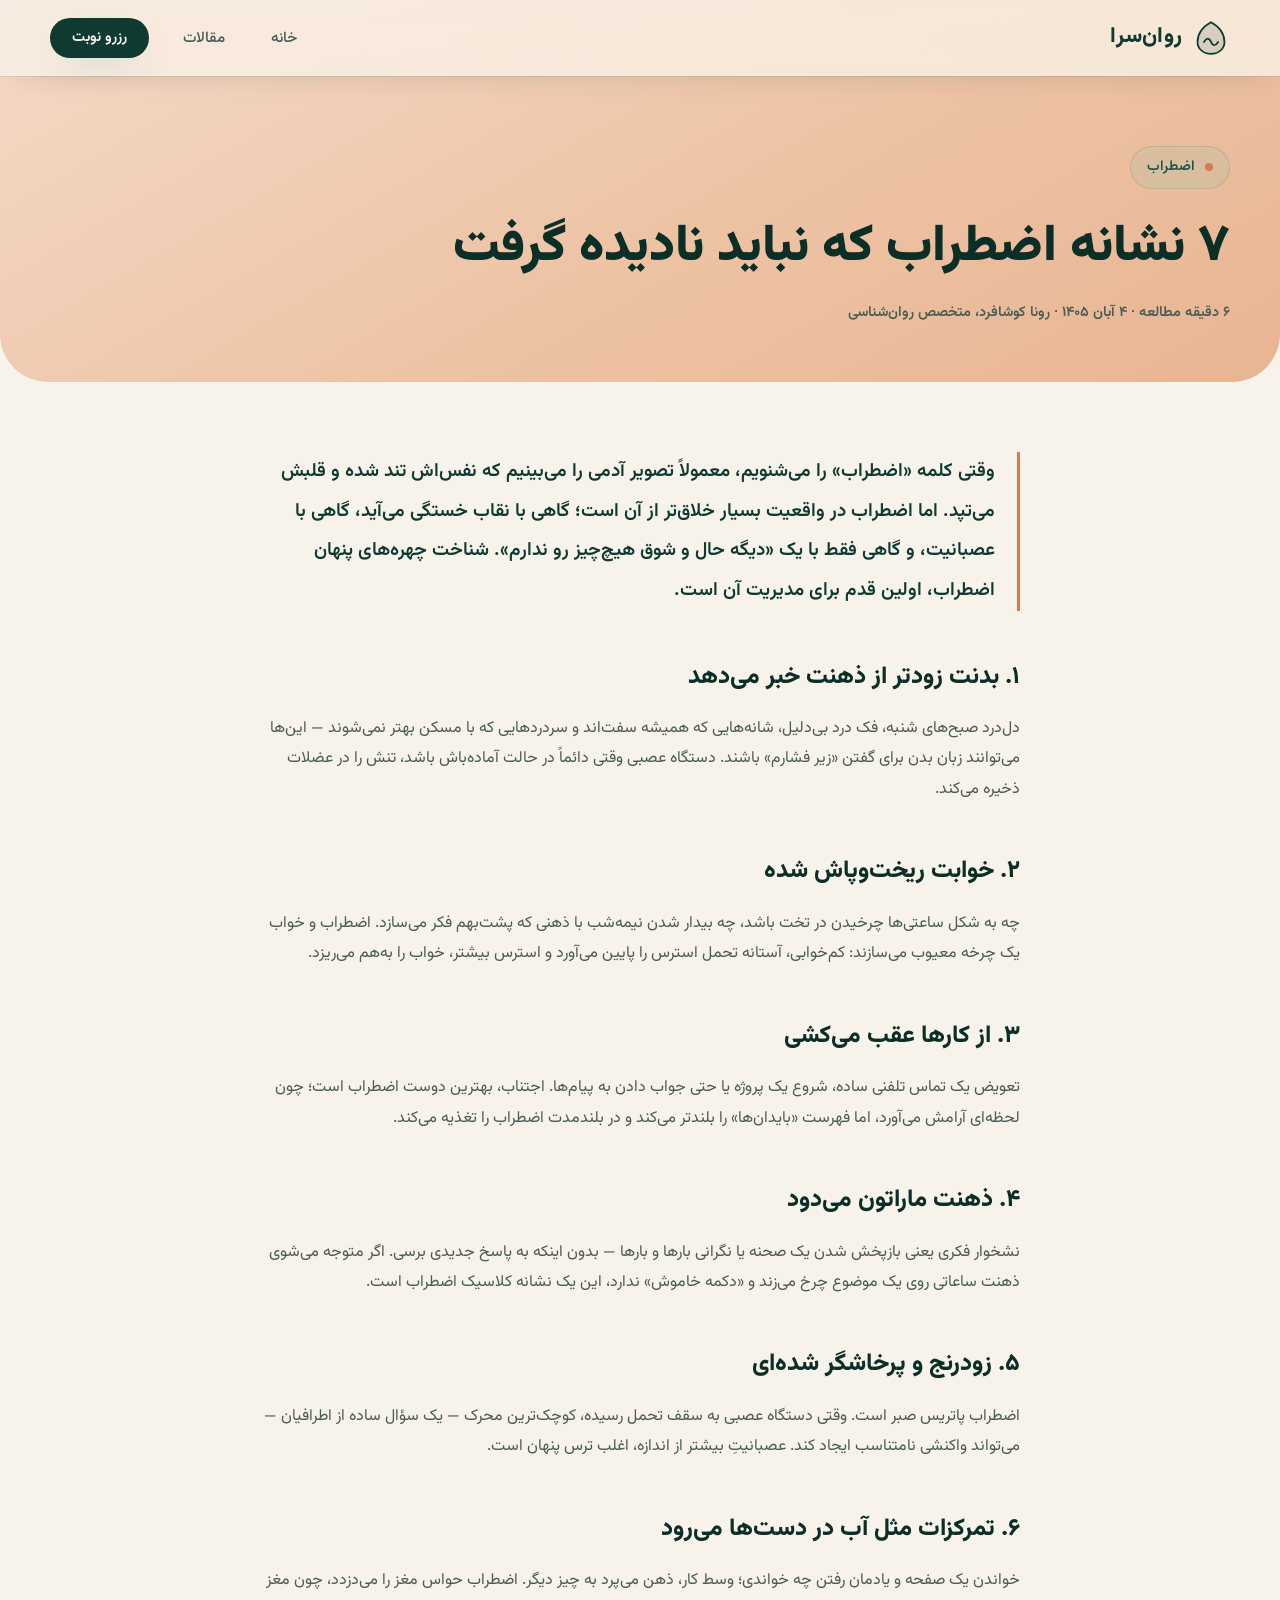
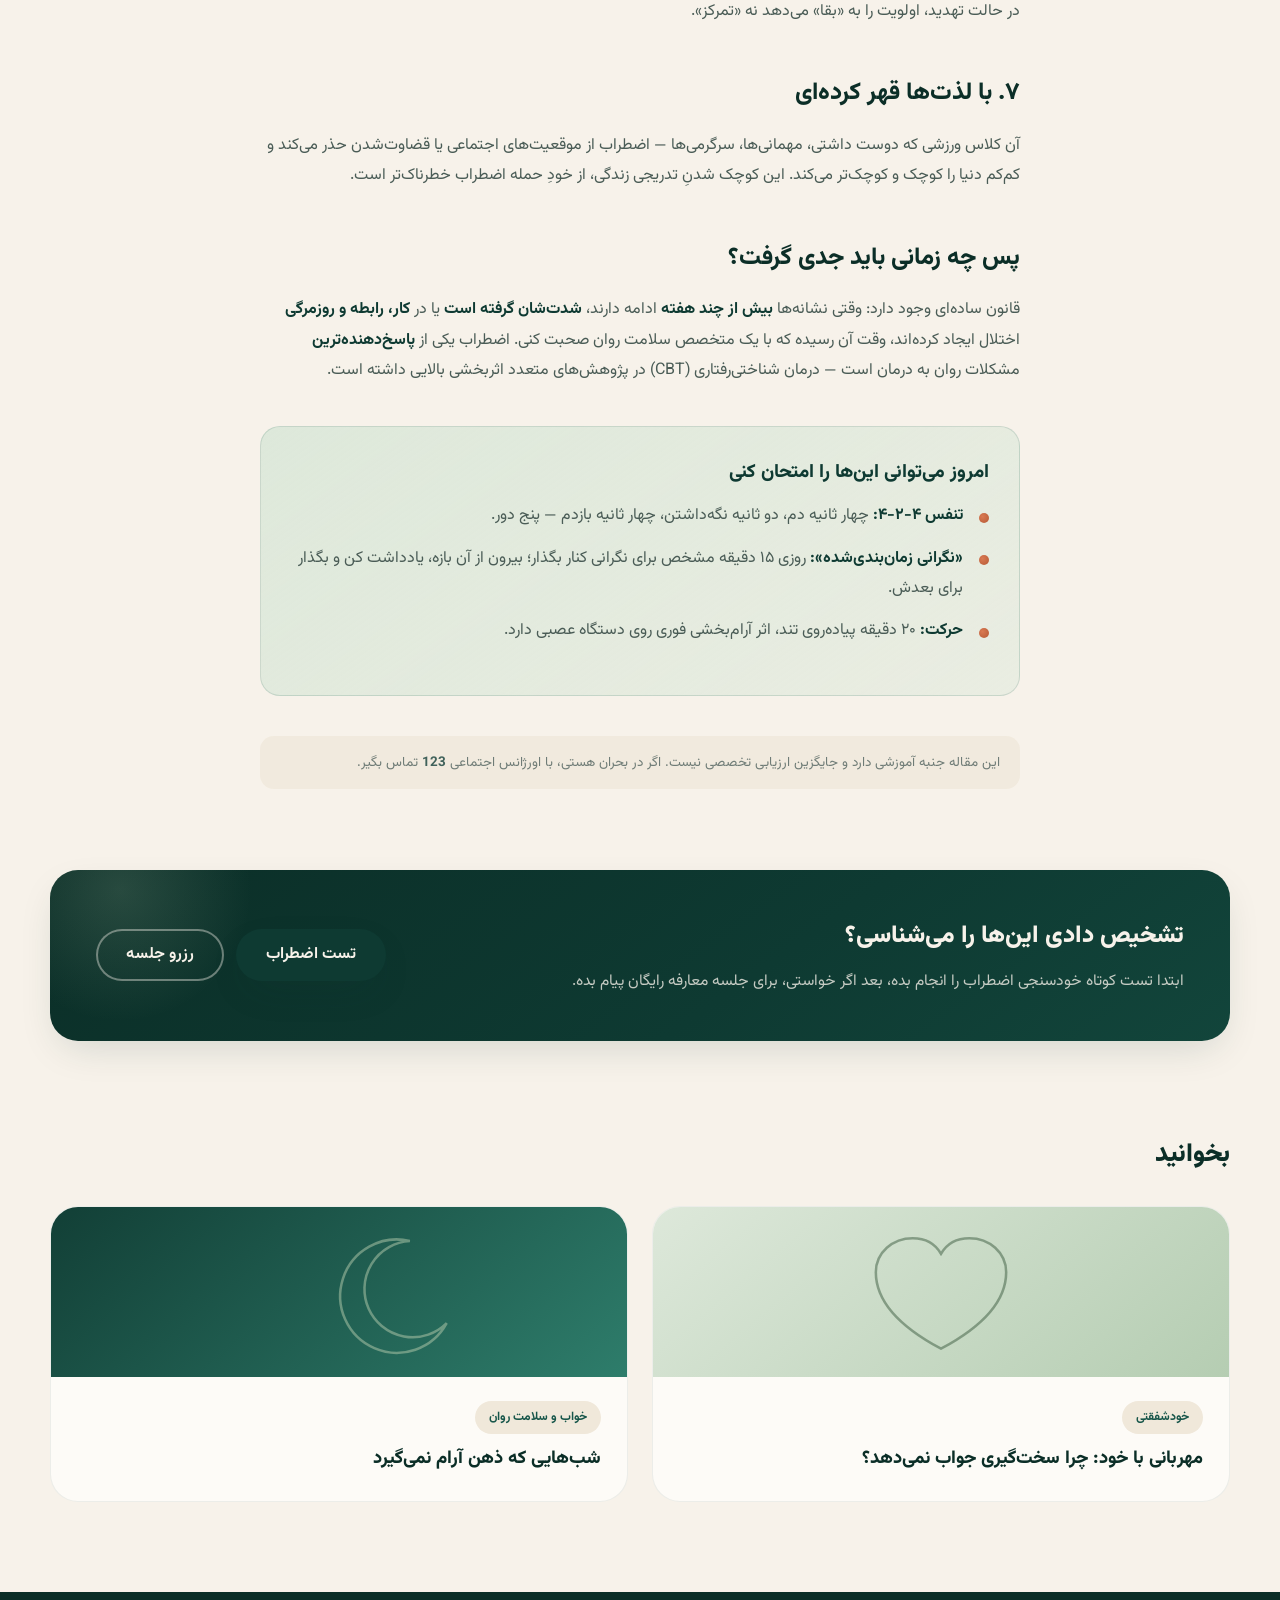
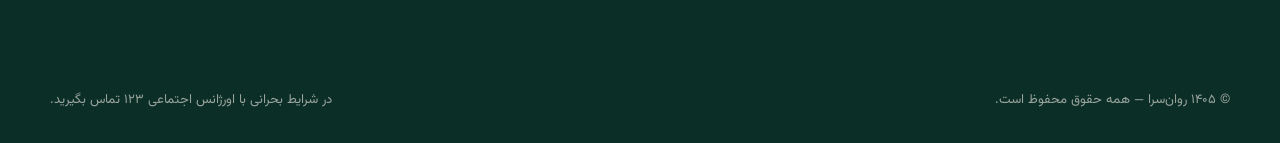
<file: blog/anxiety-signs.html>
<!DOCTYPE html>
<html lang="fa" dir="rtl">
<head>
  <meta charset="UTF-8">
  <meta name="viewport" content="width=device-width, initial-scale=1.0">
  <title>۷ نشانه اضطراب که نباید نادیده گرفت | مجله روان‌سرا</title>
  <meta name="description" content="اضطراب همیشه با تپش قلب ظاهر نمی‌شود. ۷ نشانه‌ای که بدن و ذهن برای نشان دادن اضطراب استفاده می‌کند و اینکه چه زمانی باید به متخصص مراجعه کرد.">
  <meta property="og:title" content="۷ نشانه اضطراب که نباید نادیده گرفت">
  <meta property="og:description" content="اضطراب گاهی با بی‌حوصلگی، اجتناب یا بی‌خوابی سر و کله می‌زند.">
  <link rel="icon" type="image/svg+xml" href="../assets/img/favicon.svg">
  <link rel="stylesheet" href="../assets/css/style.css">
  <link rel="canonical" href="https://ravansara.github.io/ravansara/blog/anxiety-signs.html">
</head>
<body>
  <header class="site-header is-scrolled">
    <div class="container header__inner">
      <a class="brand" href="../index.html" aria-label="روان‌سرا — خانه">
        <svg class="brand__mark" viewBox="0 0 48 48" width="38" height="38" fill="none" aria-hidden="true">
          <path d="M24 4C13 10 7 19.5 7 29c0 8.5 7 15 17 15s17-6.5 17-15C41 19.5 35 10 24 4Z" fill="currentColor" opacity=".14"/>
          <path d="M24 4C13 10 7 19.5 7 29c0 8.5 7 15 17 15s17-6.5 17-15C41 19.5 35 10 24 4Z" stroke="currentColor" stroke-width="2.2"/>
          <path d="M15 29c3.5-5.5 6.5-5.5 9 0s5.5 5.5 9 0" stroke="currentColor" stroke-width="2.2" stroke-linecap="round"/>
        </svg>
        <span class="brand__name">روان‌سرا</span>
      </a>
      <nav class="nav" aria-label="منو">
        <a class="nav__link" href="../index.html">خانه</a>
        <a class="nav__link" href="../index.html#blog">مقالات</a>
        <a class="btn btn--solid btn--sm nav__cta" href="https://nobathub.onrender.com/book/biz-482" target="_blank" rel="noopener">رزرو نوبت</a>
      </nav>
    </div>
  </header>

  <main>
    <article>
      <header class="article-head article-head--amber">
        <div class="container">
          <p class="eyebrow" data-reveal><span class="eyebrow__dot"></span>اضطراب</p>
          <h1 data-reveal>۷ نشانه اضطراب که نباید نادیده گرفت</h1>
          <p class="article-meta" data-reveal>۶ دقیقه مطالعه · ۴ آبان ۱۴۰۵ · رونا کوشافرد، متخصص روان‌شناسی</p>
        </div>
      </header>

      <div class="article-wrap" data-reveal>
        <p class="article-lead">
          وقتی کلمه «اضطراب» را می‌شنویم، معمولاً تصویر آدمی را می‌بینیم که نفس‌اش
          تند شده و قلبش می‌تپد. اما اضطراب در واقعیت بسیار خلاق‌تر از آن است؛
          گاهی با نقاب خستگی می‌آید، گاهی با عصبانیت، و گاهی فقط با یک
          «دیگه حال و شوق هیچ‌چیز رو ندارم». شناخت چهره‌های پنهان اضطراب،
          اولین قدم برای مدیریت آن است.
        </p>

        <h2>۱. بدنت زودتر از ذهنت خبر می‌دهد</h2>
        <p>
          دل‌درد صبح‌های شنبه، فک درد بی‌دلیل، شانه‌هایی که همیشه سفت‌اند و
          سردردهایی که با مسکن بهتر نمی‌شوند — این‌ها می‌توانند زبان بدن برای
          گفتن «زیر فشارم» باشند. دستگاه عصبی وقتی دائماً در حالت آماده‌باش
          باشد، تنش را در عضلات ذخیره می‌کند.
        </p>

        <h2>۲. خوابت ریخت‌وپاش شده</h2>
        <p>
          چه به شکل ساعتی‌ها چرخیدن در تخت باشد، چه بیدار شدن نیمه‌شب با ذهنی
          که پشت‌بهم فکر می‌سازد. اضطراب و خواب یک چرخه معیوب می‌سازند:
          کم‌خوابی، آستانه تحمل استرس را پایین می‌آورد و استرس بیشتر، خواب را
          به‌هم می‌ریزد.
        </p>

        <h2>۳. از کارها عقب می‌کشی</h2>
        <p>
          تعویض یک تماس تلفنی ساده، شروع یک پروژه یا حتی جواب دادن به پیام‌ها.
          اجتناب، بهترین دوست اضطراب است؛ چون لحظه‌ای آرامش می‌آورد، اما
          فهرست «بایدان‌ها» را بلندتر می‌کند و در بلندمدت اضطراب را تغذیه
          می‌کند.
        </p>

        <h2>۴. ذهنت ماراتون می‌دود</h2>
        <p>
          نشخوار فکری یعنی بازپخش شدن یک صحنه یا نگرانی بارها و بارها — بدون
          اینکه به پاسخ جدیدی برسی. اگر متوجه می‌شوی ذهنت ساعاتی روی یک موضوع
          چرخ می‌زند و «دکمه خاموش» ندارد، این یک نشانه کلاسیک اضطراب است.
        </p>

        <h2>۵. زودرنج و پرخاشگر شده‌ای</h2>
        <p>
          اضطراب پاتریس صبر است. وقتی دستگاه عصبی به سقف تحمل رسیده، کوچک‌ترین
          محرک — یک سؤال ساده از اطرافیان — می‌تواند واکنشی نامتناسب ایجاد کند.
          عصبانیتِ بیشتر از اندازه، اغلب ترس پنهان است.
        </p>

        <h2>۶. تمرکز‌ات مثل آب در دست‌ها می‌رود</h2>
        <p>
          خواندن یک صفحه و یادمان رفتن چه خواندی؛ وسط کار، ذهن می‌پرد به چیز
          دیگر. اضطراب حواس مغز را می‌دزدد، چون مغز در حالت تهدید، اولویت را
          به «بقا» می‌دهد نه «تمرکز».
        </p>

        <h2>۷. با لذت‌ها قهر کرده‌ای</h2>
        <p>
          آن کلاس ورزشی که دوست داشتی، مهمانی‌ها، سرگرمی‌ها — اضطراب از
          موقعیت‌های اجتماعی یا قضاوت‌شدن حذر می‌کند و کم‌کم دنیا را کوچک
          و کوچک‌تر می‌کند. این کوچک شدنِ تدریجی زندگی، از خودِ حمله اضطراب
          خطرناک‌تر است.
        </p>

        <h2>پس چه زمانی باید جدی گرفت؟</h2>
        <p>
          قانون ساده‌ای وجود دارد: وقتی نشانه‌ها <strong>بیش از چند هفته</strong>
          ادامه دارند، <strong>شدت‌شان گرفته است</strong> یا در
          <strong>کار، رابطه و روزمرگی</strong> اختلال ایجاد کرده‌اند، وقت آن
          رسیده که با یک متخصص سلامت روان صحبت کنی. اضطراب یکی از
          <strong>پاسخ‌دهنده‌ترین</strong> مشکلات روان به درمان است — درمان
          شناختی‌رفتاری (CBT) در پژوهش‌های متعدد اثربخشی بالایی داشته است.
        </p>

        <aside class="article-box">
          <h3>امروز می‌توانی این‌ها را امتحان کنی</h3>
          <ul>
            <li><strong>تنفس ۴-۲-۴:</strong> چهار ثانیه دم، دو ثانیه نگه‌داشتن، چهار ثانیه بازدم — پنج دور.</li>
            <li><strong>«نگرانی زمان‌بندی‌شده»:</strong> روزی ۱۵ دقیقه مشخص برای نگرانی کنار بگذار؛ بیرون از آن بازه، یادداشت کن و بگذار برای بعدش.</li>
            <li><strong>حرکت:</strong> ۲۰ دقیقه پیاده‌روی تند، اثر آرام‌بخشی فوری روی دستگاه عصبی دارد.</li>
          </ul>
        </aside>

        <p class="article-disclaimer">
          این مقاله جنبه آموزشی دارد و جایگزین ارزیابی تخصصی نیست. اگر در بحران هستی،
          با اورژانس اجتماعی <strong dir="ltr">123</strong> تماس بگیر.
        </p>
      </div>

      <section class="article-cta container">
        <div>
          <h2>تشخیص دادی این‌ها را می‌شناسی؟</h2>
          <p>ابتدا تست کوتاه خودسنجی اضطراب را انجام بده، بعد اگر خواستی، برای جلسه معارفه رایگان پیام بده.</p>
        </div>
        <div class="article-cta__actions">
          <a class="btn btn--solid" href="../index.html#tests">تست اضطراب</a>
          <a class="btn btn--ghost" href="https://nobathub.onrender.com/book/biz-482" target="_blank" rel="noopener" style="color:var(--cream); box-shadow: inset 0 0 0 2px rgba(247,242,234,.4);">رزرو جلسه</a>
        </div>
      </section>

      <section class="container article-related">
        <h2>بخوانید</h2>
        <div class="blog__grid">
          <a class="post-card post-card--sage" href="self-compassion.html">
            <div class="post-card__cover"><svg viewBox="0 0 200 120" class="post-card__art"><path d="M100 100C70 84 54 66 54 46c0-14 12-24 26-24 9 0 16 4 20 11 4-7 11-11 20-11 14 0 26 10 26 24 0 20-16 38-46 54Z" fill="none" stroke="currentColor" stroke-width="1.8" opacity=".5"/></svg></div>
            <div class="post-card__body">
              <span class="post-card__cat">خودشفقتی</span>
              <h3>مهربانی با خود: چرا سخت‌گیری جواب نمی‌دهد؟</h3>
            </div>
          </a>
          <a class="post-card post-card--green" href="sleep-and-mental-health.html">
            <div class="post-card__cover"><svg viewBox="0 0 200 120" class="post-card__art"><path d="M150 24a34 34 0 1 0 26 58 40 40 0 1 1-26-58Z" fill="none" stroke="currentColor" stroke-width="1.8" opacity=".55"/></svg></div>
            <div class="post-card__body">
              <span class="post-card__cat">خواب و سلامت روان</span>
              <h3>شب‌هایی که ذهن آرام نمی‌گیرد</h3>
            </div>
          </a>
        </div>
      </section>
    </article>
  </main>

  <footer class="footer">
    <div class="container footer__bottom" style="border:0;">
      <p>© ۱۴۰۵ روان‌سرا — همه حقوق محفوظ است.</p>
      <p class="footer__note">در شرایط بحرانی با اورژانس اجتماعی ۱۲۳ تماس بگیرید.</p>
    </div>
  </footer>

  <script src="../assets/js/main.js" defer></script>
</body>
</html>
</file>
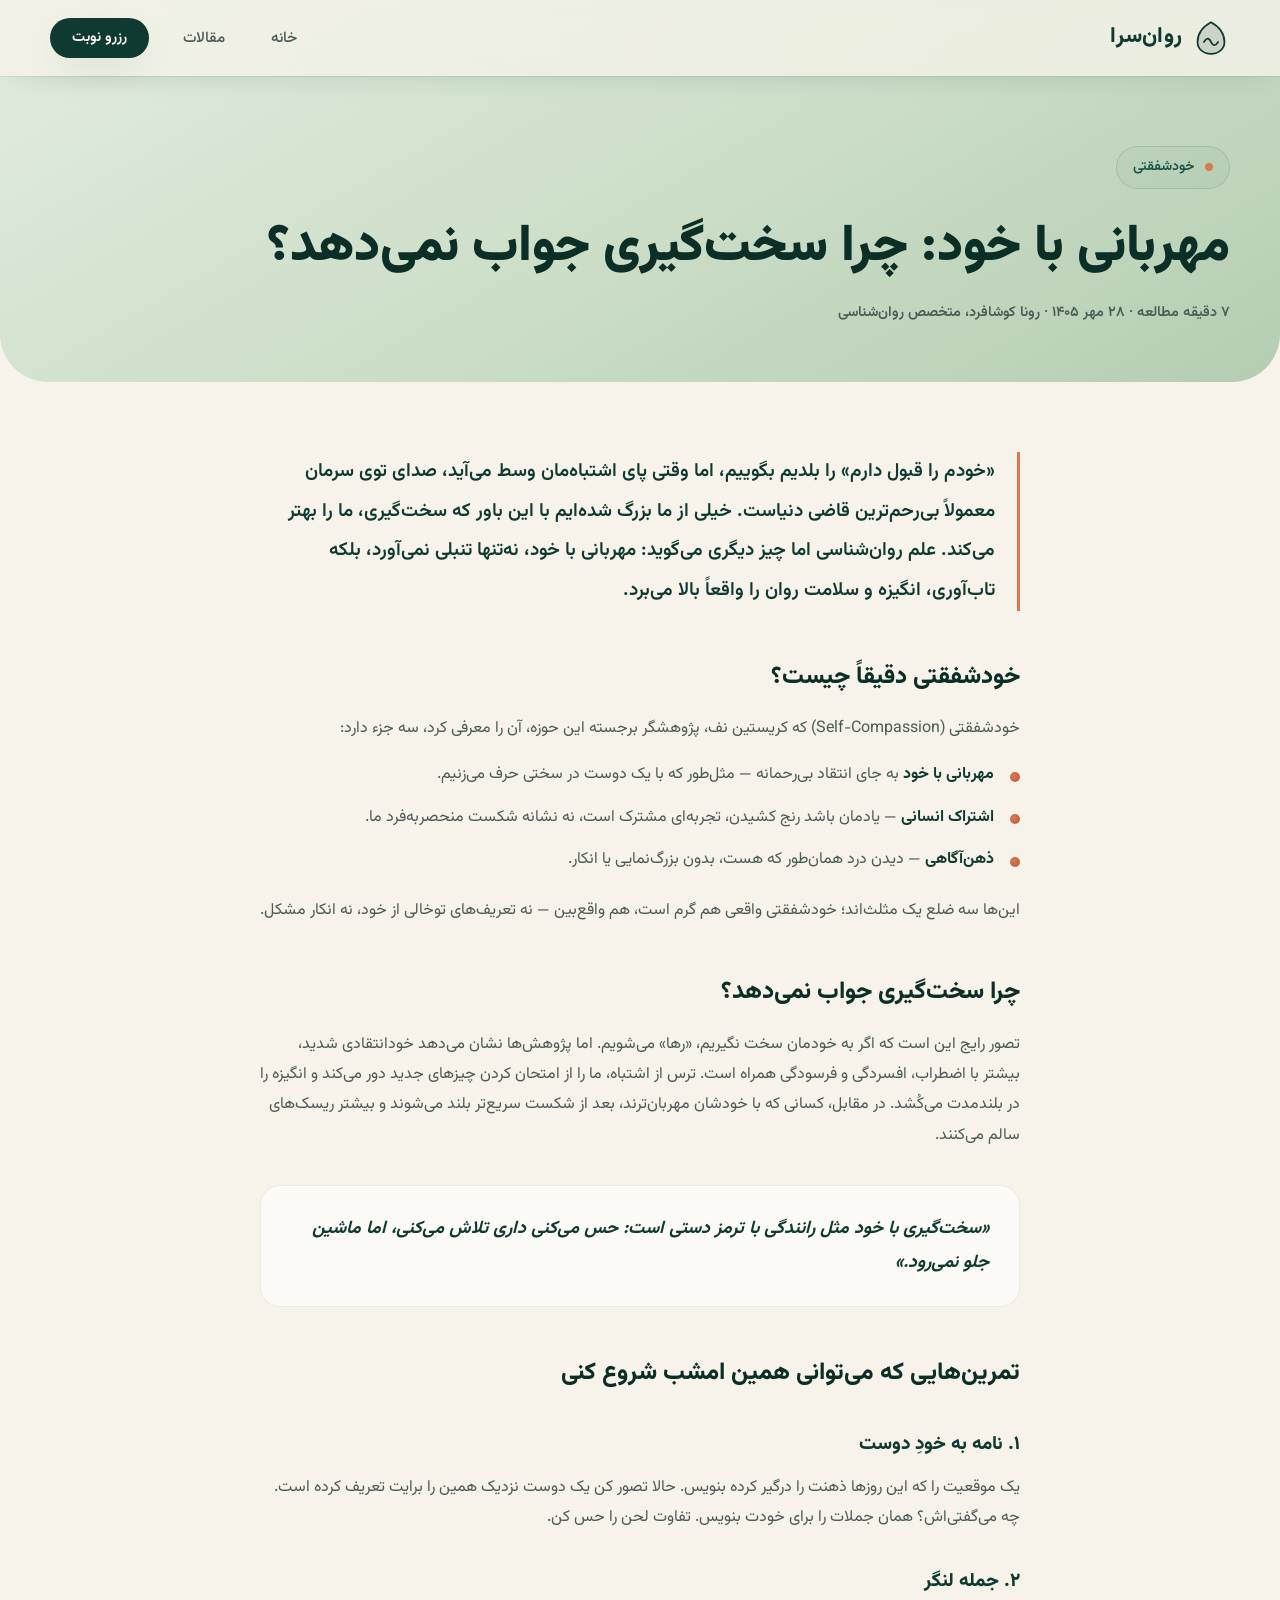
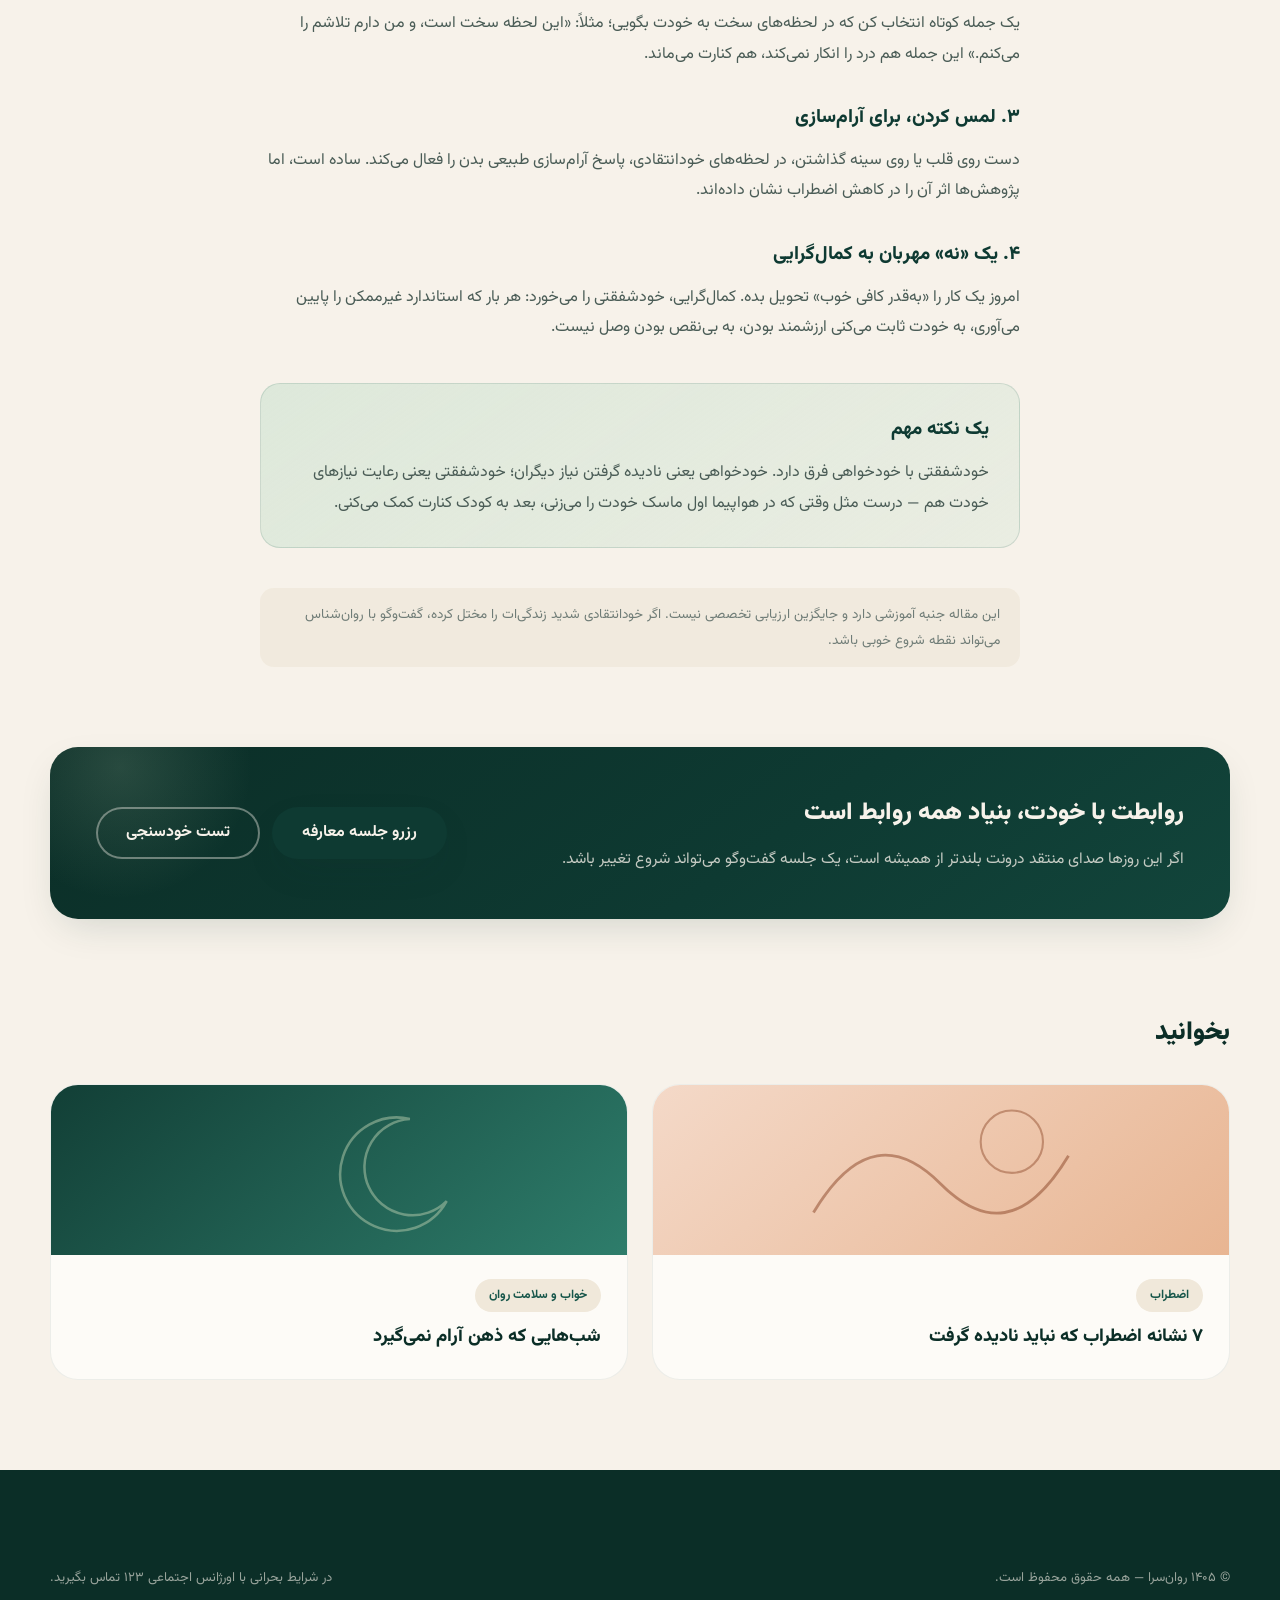
<file: blog/self-compassion.html>
<!DOCTYPE html>
<html lang="fa" dir="rtl">
<head>
  <meta charset="UTF-8">
  <meta name="viewport" content="width=device-width, initial-scale=1.0">
  <title>مهربانی با خود: چرا سخت‌گیری جواب نمی‌دهد؟ | مجله روان‌سرا</title>
  <meta name="description" content="خودشفقتی چیست، سه جزء آن از دیدگاه کریستین نف، و تمرین‌های عملی برای اینکه با خودتان مثل یک دوست خوب رفتار کنید.">
  <meta property="og:title" content="مهربانی با خود: چرا سخت‌گیری جواب نمی‌دهد؟">
  <link rel="icon" type="image/svg+xml" href="../assets/img/favicon.svg">
  <link rel="stylesheet" href="../assets/css/style.css">
  <link rel="canonical" href="https://ravansara.github.io/ravansara/blog/self-compassion.html">
</head>
<body>
  <header class="site-header is-scrolled">
    <div class="container header__inner">
      <a class="brand" href="../index.html" aria-label="روان‌سرا — خانه">
        <svg class="brand__mark" viewBox="0 0 48 48" width="38" height="38" fill="none" aria-hidden="true">
          <path d="M24 4C13 10 7 19.5 7 29c0 8.5 7 15 17 15s17-6.5 17-15C41 19.5 35 10 24 4Z" fill="currentColor" opacity=".14"/>
          <path d="M24 4C13 10 7 19.5 7 29c0 8.5 7 15 17 15s17-6.5 17-15C41 19.5 35 10 24 4Z" stroke="currentColor" stroke-width="2.2"/>
          <path d="M15 29c3.5-5.5 6.5-5.5 9 0s5.5 5.5 9 0" stroke="currentColor" stroke-width="2.2" stroke-linecap="round"/>
        </svg>
        <span class="brand__name">روان‌سرا</span>
      </a>
      <nav class="nav" aria-label="منو">
        <a class="nav__link" href="../index.html">خانه</a>
        <a class="nav__link" href="../index.html#blog">مقالات</a>
        <a class="btn btn--solid btn--sm nav__cta" href="https://nobathub.onrender.com/book/biz-482" target="_blank" rel="noopener">رزرو نوبت</a>
      </nav>
    </div>
  </header>

  <main>
    <article>
      <header class="article-head article-head--sage">
        <div class="container">
          <p class="eyebrow" data-reveal><span class="eyebrow__dot"></span>خودشفقتی</p>
          <h1 data-reveal>مهربانی با خود: چرا سخت‌گیری جواب نمی‌دهد؟</h1>
          <p class="article-meta" data-reveal>۷ دقیقه مطالعه · ۲۸ مهر ۱۴۰۵ · رونا کوشافرد، متخصص روان‌شناسی</p>
        </div>
      </header>

      <div class="article-wrap" data-reveal>
        <p class="article-lead">
          «خودم را قبول دارم» را بلدیم بگوییم، اما وقتی پای اشتباه‌مان وسط
          می‌آید، صدای توی سرمان معمولاً بی‌رحم‌ترین قاضی دنیاست. خیلی از ما
          بزرگ شده‌ایم با این باور که سخت‌گیری، ما را بهتر می‌کند. علم روان‌شناسی
          اما چیز دیگری می‌گوید: مهربانی با خود، نه‌تنها تنبلی نمی‌آورد، بلکه
          تاب‌آوری، انگیزه و سلامت روان را واقعاً بالا می‌برد.
        </p>

        <h2>خودشفقتی دقیقاً چیست؟</h2>
        <p>
          خودشفقتی (Self-Compassion) که کریستین نف، پژوهشگر برجسته این حوزه،
          آن را معرفی کرد، سه جزء دارد:
        </p>
        <ul>
          <li><strong>مهربانی با خود</strong> به جای انتقاد بی‌رحمانه — مثل‌طور که با یک دوست در سختی حرف می‌زنیم.</li>
          <li><strong>اشتراک انسانی</strong> — یادمان باشد رنج کشیدن، تجربه‌ای مشترک است، نه نشانه شکست منحصربه‌فرد ما.</li>
          <li><strong>ذهن‌آگاهی</strong> — دیدن درد همان‌طور که هست، بدون بزرگ‌نمایی یا انکار.</li>
        </ul>
        <p>
          این‌ها سه ضلع یک مثلث‌اند؛ خودشفقتی واقعی هم گرم است، هم واقع‌بین —
          نه تعریف‌های توخالی از خود، نه انکار مشکل.
        </p>

        <h2>چرا سخت‌گیری جواب نمی‌دهد؟</h2>
        <p>
          تصور رایج این است که اگر به خودمان سخت نگیریم، «رها» می‌شویم. اما
          پژوهش‌ها نشان می‌دهد خودانتقادی شدید، بیشتر با اضطراب، افسردگی و
          فرسودگی همراه است. ترس از اشتباه، ما را از امتحان کردن چیزهای جدید
          دور می‌کند و انگیزه را در بلندمدت می‌کُشد. در مقابل، کسانی که با
          خودشان مهربان‌ترند، بعد از شکست سریع‌تر بلند می‌شوند و بیشتر
          ریسک‌های سالم می‌کنند.
        </p>

        <blockquote>
          «سخت‌گیری با خود مثل رانندگی با ترمز دستی است: حس می‌کنی داری
          تلاش می‌کنی، اما ماشین جلو نمی‌رود.»
        </blockquote>

        <h2>تمرین‌هایی که می‌توانی همین امشب شروع کنی</h2>

        <h3>۱. نامه به خودِ دوست</h3>
        <p>
          یک موقعیت را که این روزها ذهنت را درگیر کرده بنویس. حالا تصور کن
          یک دوست نزدیک همین را برایت تعریف کرده است. چه می‌گفتی‌اش؟
          همان جملات را برای خودت بنویس. تفاوت لحن را حس کن.
        </p>

        <h3>۲. جمله لنگر</h3>
        <p>
          یک جمله کوتاه انتخاب کن که در لحظه‌های سخت به خودت بگویی؛ مثلاً:
          «این لحظه سخت است، و من دارم تلاشم را می‌کنم.» این جمله هم درد را
          انکار نمی‌کند، هم کنارت می‌ماند.
        </p>

        <h3>۳. لمس کردن، برای آرام‌سازی</h3>
        <p>
          دست روی قلب یا روی سینه گذاشتن، در لحظه‌های خودانتقادی، پاسخ
          آرام‌سازی طبیعی بدن را فعال می‌کند. ساده است، اما پژوهش‌ها اثر
          آن را در کاهش اضطراب نشان داده‌اند.
        </p>

        <h3>۴. یک «نه» مهربان به کمال‌گرایی</h3>
        <p>
          امروز یک کار را «به‌قدر کافی خوب» تحویل بده. کمال‌گرایی، خودشفقتی
          را می‌خورد: هر بار که استاندارد غیرممکن را پایین می‌آوری، به خودت
          ثابت می‌کنی ارزشمند بودن، به بی‌نقص بودن وصل نیست.
        </p>

        <aside class="article-box">
          <h3>یک نکته مهم</h3>
          <p>
            خودشفقتی با خودخواهی فرق دارد. خودخواهی یعنی نادیده گرفتن نیاز
            دیگران؛ خودشفقتی یعنی رعایت نیازهای خودت هم — درست مثل وقتی که
            در هواپیما اول ماسک خودت را می‌زنی، بعد به کودک کنارت کمک می‌کنی.
          </p>
        </aside>

        <p class="article-disclaimer">
          این مقاله جنبه آموزشی دارد و جایگزین ارزیابی تخصصی نیست. اگر
          خودانتقادی شدید زندگی‌ات را مختل کرده، گفت‌وگو با روان‌شناس
          می‌تواند نقطه شروع خوبی باشد.
        </p>
      </div>

      <section class="article-cta container">
        <div>
          <h2>روابطت با خودت، بنیاد همه روابط است</h2>
          <p>اگر این روزها صدای منتقد درونت بلندتر از همیشه است، یک جلسه گفت‌وگو می‌تواند شروع تغییر باشد.</p>
        </div>
        <div class="article-cta__actions">
          <a class="btn btn--solid" href="https://nobathub.onrender.com/book/biz-482" target="_blank" rel="noopener">رزرو جلسه معارفه</a>
          <a class="btn btn--ghost" href="../index.html#tests" style="color:var(--cream); box-shadow: inset 0 0 0 2px rgba(247,242,234,.4);">تست خودسنجی</a>
        </div>
      </section>

      <section class="container article-related">
        <h2>بخوانید</h2>
        <div class="blog__grid">
          <a class="post-card post-card--amber" href="anxiety-signs.html">
            <div class="post-card__cover"><svg viewBox="0 0 200 120" class="post-card__art"><path d="M10 90c30-50 60-50 90-20s60 30 90-20" fill="none" stroke="currentColor" stroke-width="2" opacity=".5"/><circle cx="150" cy="40" r="22" fill="none" stroke="currentColor" stroke-width="1.5" opacity=".45"/></svg></div>
            <div class="post-card__body">
              <span class="post-card__cat">اضطراب</span>
              <h3>۷ نشانه اضطراب که نباید نادیده گرفت</h3>
            </div>
          </a>
          <a class="post-card post-card--green" href="sleep-and-mental-health.html">
            <div class="post-card__cover"><svg viewBox="0 0 200 120" class="post-card__art"><path d="M150 24a34 34 0 1 0 26 58 40 40 0 1 1-26-58Z" fill="none" stroke="currentColor" stroke-width="1.8" opacity=".55"/></svg></div>
            <div class="post-card__body">
              <span class="post-card__cat">خواب و سلامت روان</span>
              <h3>شب‌هایی که ذهن آرام نمی‌گیرد</h3>
            </div>
          </a>
        </div>
      </section>
    </article>
  </main>

  <footer class="footer">
    <div class="container footer__bottom" style="border:0;">
      <p>© ۱۴۰۵ روان‌سرا — همه حقوق محفوظ است.</p>
      <p class="footer__note">در شرایط بحرانی با اورژانس اجتماعی ۱۲۳ تماس بگیرید.</p>
    </div>
  </footer>

  <script src="../assets/js/main.js" defer></script>
</body>
</html>
</file>
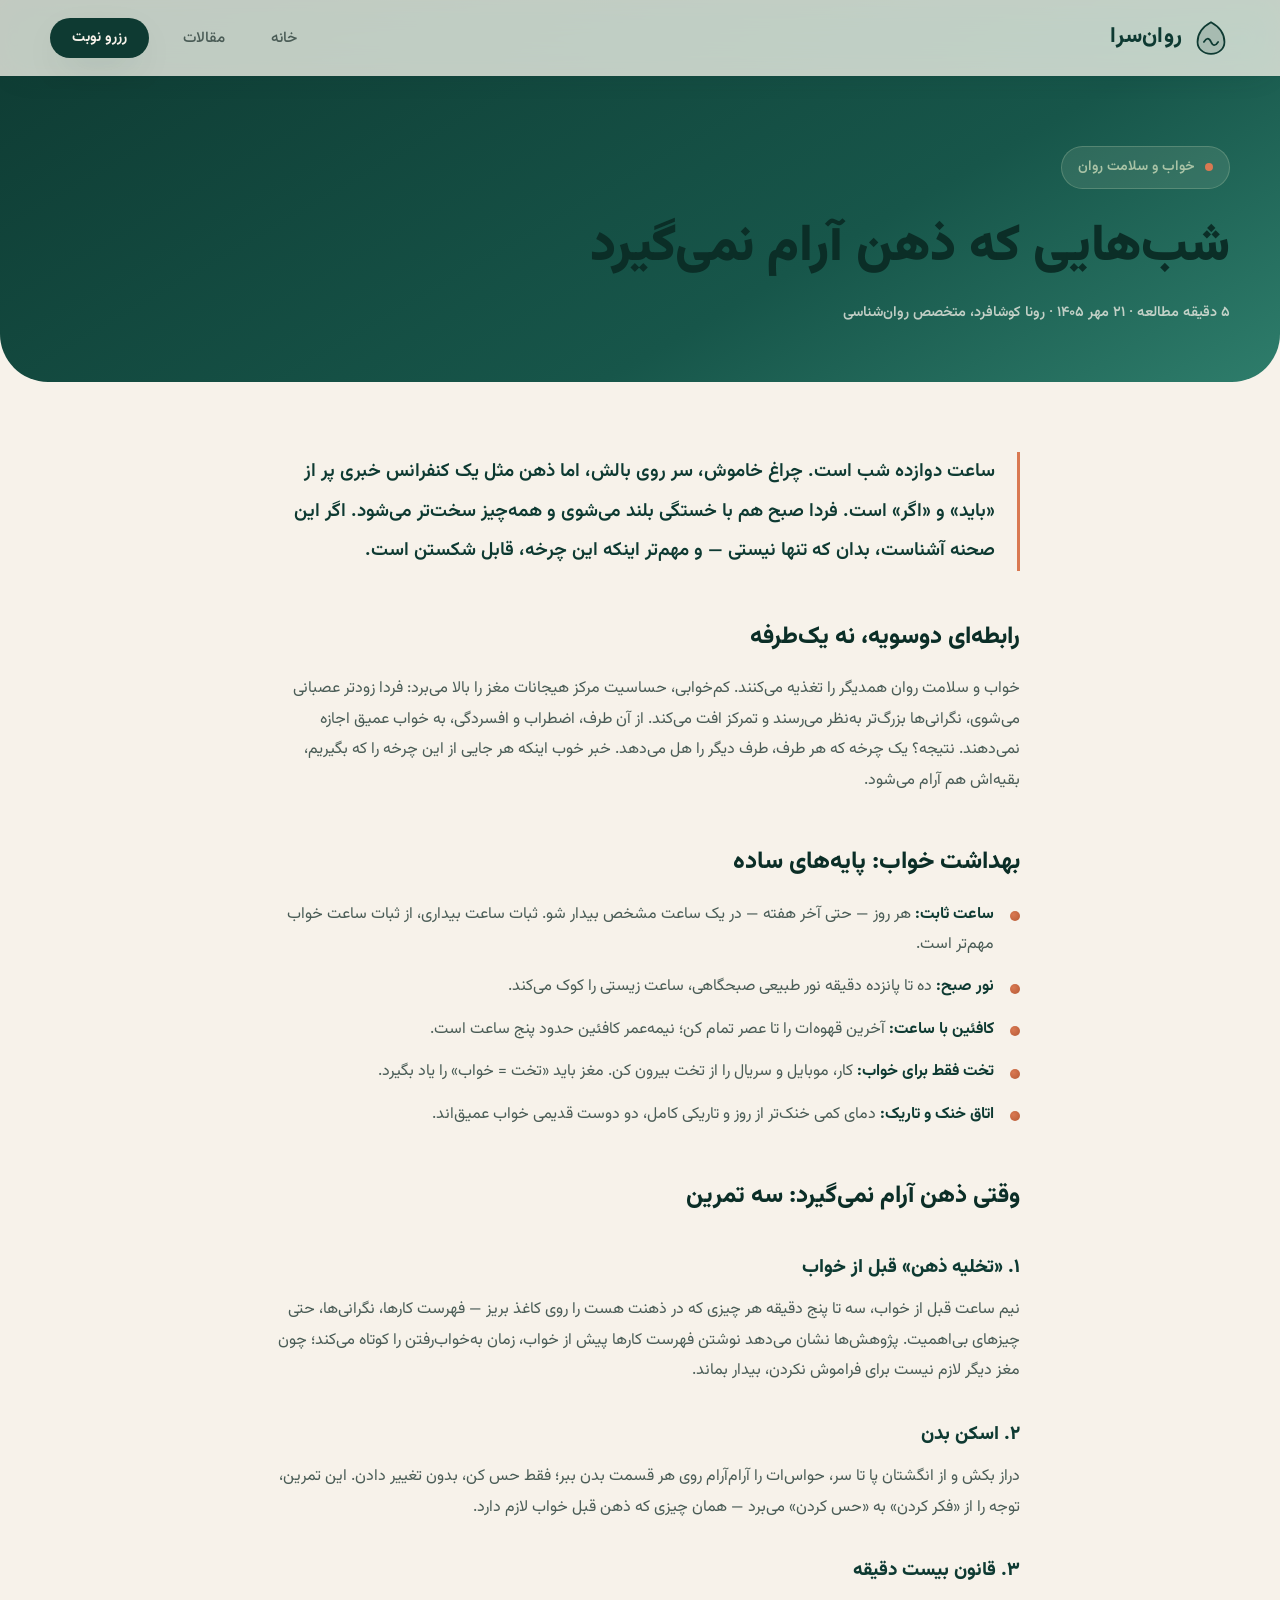
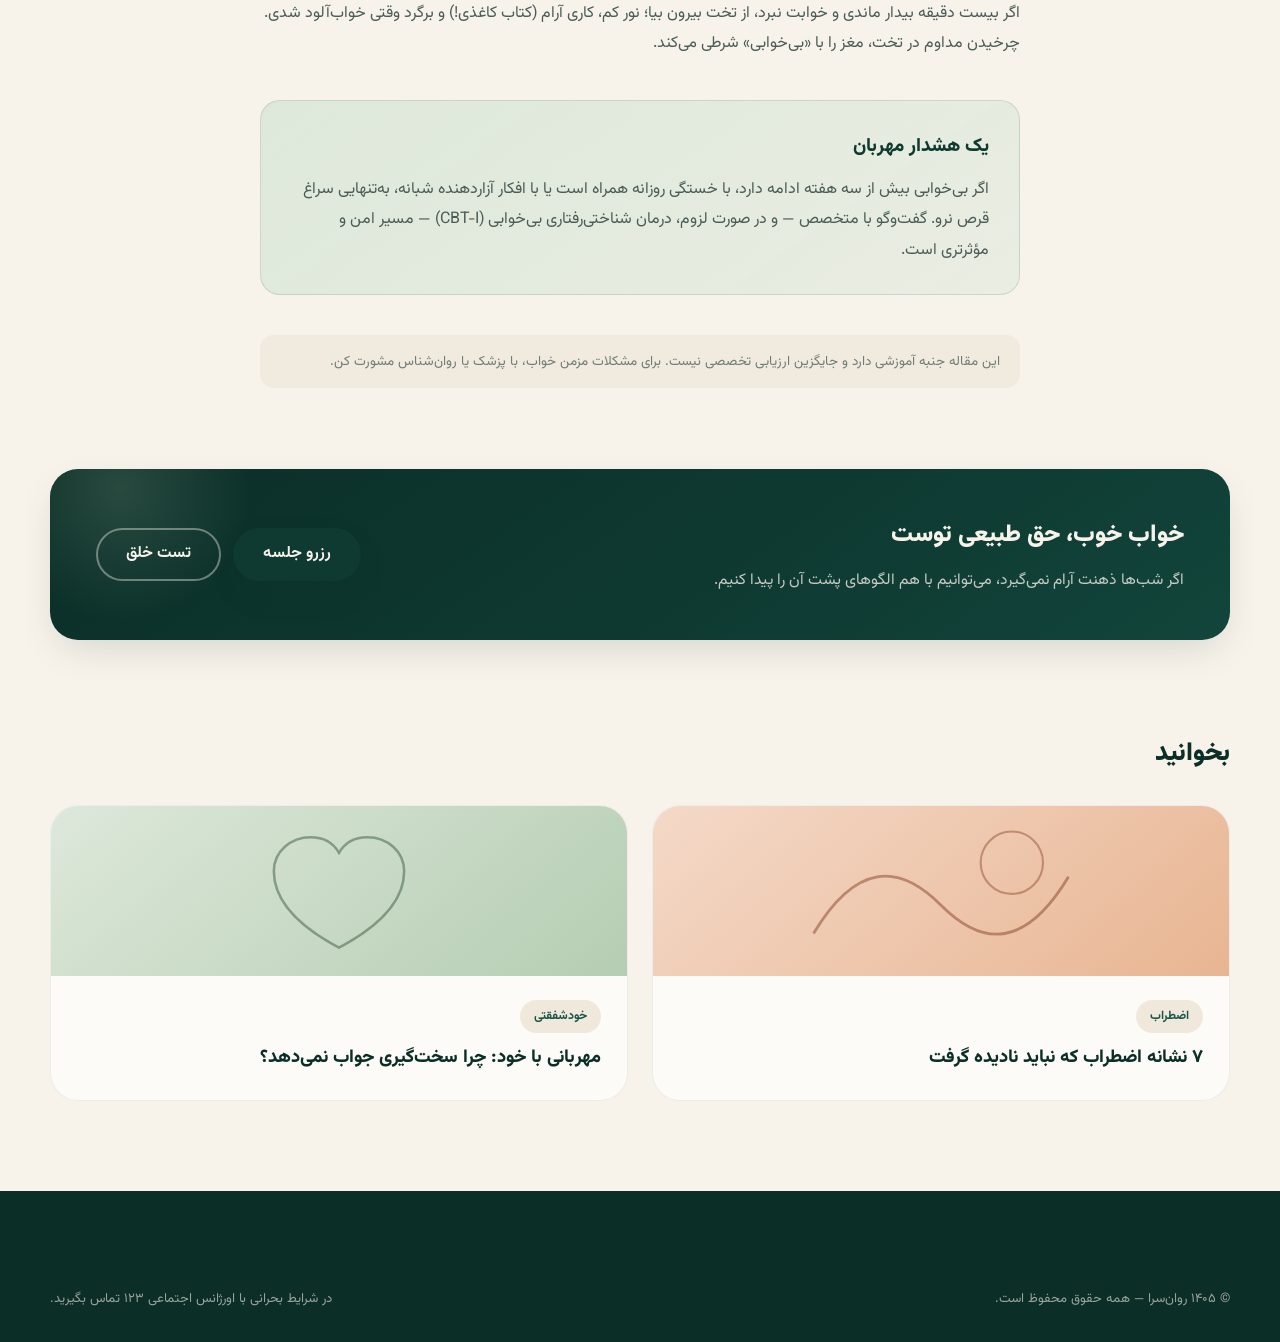
<file: blog/sleep-and-mental-health.html>
<!DOCTYPE html>
<html lang="fa" dir="rtl">
<head>
  <meta charset="UTF-8">
  <meta name="viewport" content="width=device-width, initial-scale=1.0">
  <title>شب‌هایی که ذهن آرام نمی‌گیرد: خواب و سلامت روان | مجله روان‌سرا</title>
  <meta name="description" content="رابطه دوسویه خواب و سلامت روان، بهداشت خواب، و تمرین‌های ساده‌ای که می‌توانند چرخه بدخوابی و اضطراب را بشکنند.">
  <meta property="og:title" content="شب‌هایی که ذهن آرام نمی‌گیرد">
  <link rel="icon" type="image/svg+xml" href="../assets/img/favicon.svg">
  <link rel="stylesheet" href="../assets/css/style.css">
  <link rel="canonical" href="https://ravansara.github.io/ravansara/blog/sleep-and-mental-health.html">
</head>
<body>
  <header class="site-header is-scrolled">
    <div class="container header__inner">
      <a class="brand" href="../index.html" aria-label="روان‌سرا — خانه">
        <svg class="brand__mark" viewBox="0 0 48 48" width="38" height="38" fill="none" aria-hidden="true">
          <path d="M24 4C13 10 7 19.5 7 29c0 8.5 7 15 17 15s17-6.5 17-15C41 19.5 35 10 24 4Z" fill="currentColor" opacity=".14"/>
          <path d="M24 4C13 10 7 19.5 7 29c0 8.5 7 15 17 15s17-6.5 17-15C41 19.5 35 10 24 4Z" stroke="currentColor" stroke-width="2.2"/>
          <path d="M15 29c3.5-5.5 6.5-5.5 9 0s5.5 5.5 9 0" stroke="currentColor" stroke-width="2.2" stroke-linecap="round"/>
        </svg>
        <span class="brand__name">روان‌سرا</span>
      </a>
      <nav class="nav" aria-label="منو">
        <a class="nav__link" href="../index.html">خانه</a>
        <a class="nav__link" href="../index.html#blog">مقالات</a>
        <a class="btn btn--solid btn--sm nav__cta" href="https://nobathub.onrender.com/book/biz-482" target="_blank" rel="noopener">رزرو نوبت</a>
      </nav>
    </div>
  </header>

  <main>
    <article>
      <header class="article-head article-head--green">
        <div class="container">
          <p class="eyebrow" data-reveal><span class="eyebrow__dot"></span>خواب و سلامت روان</p>
          <h1 data-reveal>شب‌هایی که ذهن آرام نمی‌گیرد</h1>
          <p class="article-meta" data-reveal>۵ دقیقه مطالعه · ۲۱ مهر ۱۴۰۵ · رونا کوشافرد، متخصص روان‌شناسی</p>
        </div>
      </header>

      <div class="article-wrap" data-reveal>
        <p class="article-lead">
          ساعت دوازده شب است. چراغ خاموش، سر روی بالش، اما ذهن مثل یک
          کنفرانس خبری پر از «باید» و «اگر» است. فردا صبح هم با خستگی
          بلند می‌شوی و همه‌چیز سخت‌تر می‌شود. اگر این صحنه آشناست، بدان
          که تنها نیستی — و مهم‌تر اینکه این چرخه، قابل شکستن است.
        </p>

        <h2>رابطه‌ای دوسویه، نه یک‌طرفه</h2>
        <p>
          خواب و سلامت روان همدیگر را تغذیه می‌کنند. کم‌خوابی، حساسیت
          مرکز هیجانات مغز را بالا می‌برد: فردا زودتر عصبانی می‌شوی،
          نگرانی‌ها بزرگ‌تر به‌نظر می‌رسند و تمرکز افت می‌کند. از آن طرف،
          اضطراب و افسردگی، به خواب عمیق اجازه نمی‌دهند. نتیجه؟
          یک چرخه که هر طرف، طرف دیگر را هل می‌دهد. خبر خوب اینکه
          هر جایی از این چرخه را که بگیریم، بقیه‌اش هم آرام می‌شود.
        </p>

        <h2>بهداشت خواب: پایه‌های ساده</h2>
        <ul>
          <li><strong>ساعت ثابت:</strong> هر روز — حتی آخر هفته — در یک ساعت مشخص بیدار شو. ثبات ساعت بیداری، از ثبات ساعت خواب مهم‌تر است.</li>
          <li><strong>نور صبح:</strong> ده تا پانزده دقیقه نور طبیعی صبحگاهی، ساعت زیستی را کوک می‌کند.</li>
          <li><strong>کافئین با ساعت:</strong> آخرین قهوه‌ات را تا عصر تمام کن؛ نیمه‌عمر کافئین حدود پنج ساعت است.</li>
          <li><strong>تخت فقط برای خواب:</strong> کار، موبایل و سریال را از تخت بیرون کن. مغز باید «تخت = خواب» را یاد بگیرد.</li>
          <li><strong>اتاق خنک و تاریک:</strong> دمای کمی خنک‌تر از روز و تاریکی کامل، دو دوست قدیمی خواب عمیق‌اند.</li>
        </ul>

        <h2>وقتی ذهن آرام نمی‌گیرد: سه تمرین</h2>

        <h3>۱. «تخلیه ذهن» قبل از خواب</h3>
        <p>
          نیم ساعت قبل از خواب، سه تا پنج دقیقه هر چیزی که در ذهنت هست را
          روی کاغذ بریز — فهرست کارها، نگرانی‌ها، حتی چیزهای بی‌اهمیت.
          پژوهش‌ها نشان می‌دهد نوشتن فهرست کارها پیش از خواب، زمان به‌خواب‌رفتن
          را کوتاه می‌کند؛ چون مغز دیگر لازم نیست برای فراموش نکردن، بیدار بماند.
        </p>

        <h3>۲. اسکن بدن</h3>
        <p>
          دراز بکش و از انگشتان پا تا سر، حواس‌ات را آرام‌آرام روی هر قسمت
          بدن ببر؛ فقط حس کن، بدون تغییر دادن. این تمرین، توجه را از
          «فکر کردن» به «حس کردن» می‌برد — همان چیزی که ذهن قبل خواب لازم دارد.
        </p>

        <h3>۳. قانون بیست دقیقه</h3>
        <p>
          اگر بیست دقیقه بیدار ماندی و خوابت نبرد، از تخت بیرون بیا؛ نور کم،
          کاری آرام (کتاب کاغذی!) و برگرد وقتی خواب‌آلود شدی. چرخیدن
          مداوم در تخت، مغز را با «بی‌خوابی» شرطی می‌کند.
        </p>

        <aside class="article-box">
          <h3>یک هشدار مهربان</h3>
          <p>
            اگر بی‌خوابی بیش از سه هفته ادامه دارد، با خستگی روزانه همراه است
            یا با افکار آزاردهنده شبانه، به‌تنهایی سراغ قرص نرو. گفت‌وگو با
            متخصص — و در صورت لزوم، درمان شناختی‌رفتاری بی‌خوابی (CBT-I) —
            مسیر امن و مؤثرتری است.
          </p>
        </aside>

        <p class="article-disclaimer">
          این مقاله جنبه آموزشی دارد و جایگزین ارزیابی تخصصی نیست. برای
          مشکلات مزمن خواب، با پزشک یا روان‌شناس مشورت کن.
        </p>
      </div>

      <section class="article-cta container">
        <div>
          <h2>خواب خوب، حق طبیعی توست</h2>
          <p>اگر شب‌ها ذهنت آرام نمی‌گیرد، می‌توانیم با هم الگوهای پشت آن را پیدا کنیم.</p>
        </div>
        <div class="article-cta__actions">
          <a class="btn btn--solid" href="https://nobathub.onrender.com/book/biz-482" target="_blank" rel="noopener">رزرو جلسه</a>
          <a class="btn btn--ghost" href="../index.html#tests" style="color:var(--cream); box-shadow: inset 0 0 0 2px rgba(247,242,234,.4);">تست خلق</a>
        </div>
      </section>

      <section class="container article-related">
        <h2>بخوانید</h2>
        <div class="blog__grid">
          <a class="post-card post-card--amber" href="anxiety-signs.html">
            <div class="post-card__cover"><svg viewBox="0 0 200 120" class="post-card__art"><path d="M10 90c30-50 60-50 90-20s60 30 90-20" fill="none" stroke="currentColor" stroke-width="2" opacity=".5"/><circle cx="150" cy="40" r="22" fill="none" stroke="currentColor" stroke-width="1.5" opacity=".45"/></svg></div>
            <div class="post-card__body">
              <span class="post-card__cat">اضطراب</span>
              <h3>۷ نشانه اضطراب که نباید نادیده گرفت</h3>
            </div>
          </a>
          <a class="post-card post-card--sage" href="self-compassion.html">
            <div class="post-card__cover"><svg viewBox="0 0 200 120" class="post-card__art"><path d="M100 100C70 84 54 66 54 46c0-14 12-24 26-24 9 0 16 4 20 11 4-7 11-11 20-11 14 0 26 10 26 24 0 20-16 38-46 54Z" fill="none" stroke="currentColor" stroke-width="1.8" opacity=".5"/></svg></div>
            <div class="post-card__body">
              <span class="post-card__cat">خودشفقتی</span>
              <h3>مهربانی با خود: چرا سخت‌گیری جواب نمی‌دهد؟</h3>
            </div>
          </a>
        </div>
      </section>
    </article>
  </main>

  <footer class="footer">
    <div class="container footer__bottom" style="border:0;">
      <p>© ۱۴۰۵ روان‌سرا — همه حقوق محفوظ است.</p>
      <p class="footer__note">در شرایط بحرانی با اورژانس اجتماعی ۱۲۳ تماس بگیرید.</p>
    </div>
  </footer>

  <script src="../assets/js/main.js" defer></script>
</body>
</html>
</file>
<file: assets/css/style.css>
/* ═══════════════════════════════════════════════════════════
   روان‌سرا — سیستم طراحی
   پالت درمانی · وزیرمتن متغیر · موشن هدفمند ۲۰۲۶
   ═══════════════════════════════════════════════════════════ */

@font-face {
  font-family: 'Vazirmatn';
  src: url('../fonts/Vazirmatn-Variable.woff2') format('woff2-variations');
  font-weight: 100 900;
  font-style: normal;
  font-display: swap;
}

:root {
  /* پالت */
  --cream:        #F7F2EA;
  --cream-2:      #F0E8DA;
  --paper:        #FDFBF7;
  --ink:          #1C2B27;
  --ink-soft:     #4A5C56;
  --green-950:    #0B2E27;
  --green-900:    #0E3A32;
  --green-700:    #17564A;
  --green-500:    #2E7D6B;
  --sage:         #A9C3A6;
  --sage-soft:    #DDE8DA;
  --terra:        #D97952;
  --terra-deep:   #B65A36;
  --terra-soft:   #F4D9C8;
  --amber:        #D9A441;

  /* روابط */
  --radius-lg: 28px;
  --radius-md: 20px;
  --radius-sm: 12px;
  --shadow-1: 0 2px 10px rgba(14, 58, 50, .06);
  --shadow-2: 0 14px 40px -12px rgba(14, 58, 50, .18);
  --shadow-3: 0 30px 70px -20px rgba(11, 46, 39, .28);
  --ease-out: cubic-bezier(.22, 1, .36, 1);
  --ease-spring: cubic-bezier(.34, 1.56, .64, 1);
  --header-h: 76px;

  --container: 1180px;
}

/* ─── ریست ─── */
*, *::before, *::after { box-sizing: border-box; }
* { margin: 0; }

[hidden] { display: none !important; }

html {
  scroll-behavior: smooth;
  scroll-padding-top: calc(var(--header-h) + 16px);
  overflow-x: hidden;
}

body {
  font-family: 'Vazirmatn', 'Segoe UI', Tahoma, sans-serif;
  font-weight: 400;
  background: var(--cream);
  color: var(--ink);
  line-height: 1.9;
  overflow-x: hidden;
  -webkit-font-smoothing: antialiased;
  text-rendering: optimizeLegibility;
}

img { max-width: 100%; display: block; }
a { color: inherit; text-decoration: none; }
ul, ol { padding: 0; list-style: none; }
button { font: inherit; color: inherit; background: none; border: 0; cursor: pointer; }
input, select, textarea { font: inherit; }

.container {
  width: min(100% - 40px, var(--container));
  margin-inline: auto;
}

::selection { background: var(--sage-soft); color: var(--green-900); }

/* ─── دسترسی ─── */
.skip-link {
  position: fixed; top: -60px; right: 16px; z-index: 200;
  background: var(--green-900); color: var(--cream);
  padding: 10px 18px; border-radius: 0 0 12px 12px;
  transition: top .3s var(--ease-out);
}
.skip-link:focus { top: 0; }

:focus-visible {
  outline: 2.5px solid var(--terra);
  outline-offset: 3px;
  border-radius: 4px;
}

/* ═══════════ پیش‌بارگذار ═══════════ */
.preloader {
  position: fixed; inset: 0; z-index: 300;
  display: grid; place-items: center;
  background: var(--green-950);
  color: var(--cream);
  transition: opacity .6s ease, visibility .6s;
}
.preloader__mark { display: grid; place-items: center; gap: 8px; color: var(--sage); }
.preloader__leaf { stroke-dasharray: 200; stroke-dashoffset: 200; animation: draw 1.6s var(--ease-out) forwards; }
.preloader__wave { stroke-dasharray: 60; stroke-dashoffset: 60; animation: draw 1.4s .5s var(--ease-out) forwards; }
@keyframes draw { to { stroke-dashoffset: 0; } }
.preloader__text {
  font-weight: 700; letter-spacing: .04em; opacity: 0;
  animation: fadeUp .8s .9s var(--ease-out) forwards;
}
@keyframes fadeUp { from { opacity: 0; transform: translateY(10px); } to { opacity: 1; transform: none; } }

body.is-loading { overflow: hidden; }
body.is-ready .preloader { opacity: 0; visibility: hidden; }

/* ═══════════ نوار پیشرفت ═══════════ */
.scroll-progress {
  position: fixed; top: 0; right: 0; left: 0; height: 3px;
  z-index: 150; background: transparent; pointer-events: none;
}
.scroll-progress span {
  display: block; height: 100%; width: 0;
  background: linear-gradient(to left, var(--terra), var(--green-500));
  border-radius: 0 0 0 4px;
  transition: width .12s linear;
}

/* ═══════════ هدر ═══════════ */
.site-header {
  position: fixed; top: 0; right: 0; left: 0; z-index: 100;
  transition: background .35s ease, box-shadow .35s ease, backdrop-filter .35s ease;
}
.site-header.is-scrolled {
  background: rgba(247, 242, 234, .78);
  -webkit-backdrop-filter: blur(16px) saturate(1.4);
  backdrop-filter: blur(16px) saturate(1.4);
  box-shadow: 0 1px 0 rgba(14, 58, 50, .08), 0 10px 30px -18px rgba(14, 58, 50, .25);
}
.header__inner {
  display: flex; align-items: center; justify-content: space-between;
  height: var(--header-h);
}

.brand { display: inline-flex; align-items: center; gap: 10px; color: var(--green-900); }
.brand__mark { transition: transform .5s var(--ease-spring); }
.brand:hover .brand__mark { transform: rotate(-8deg) scale(1.06); }
.brand__name { font-size: 1.35rem; font-weight: 800; letter-spacing: .01em; }
.brand--light { color: var(--cream); }

.nav { display: flex; align-items: center; gap: 22px; }
.nav__list { display: flex; gap: 4px; }
.nav__link {
  position: relative; padding: 8px 12px; font-size: .95rem; font-weight: 500;
  color: var(--ink-soft); border-radius: 10px;
  transition: color .25s ease;
}
.nav__link::after {
  content: ''; position: absolute; bottom: 2px; right: 12px; left: 12px; height: 2px;
  background: var(--terra); border-radius: 2px;
  transform: scaleX(0); transform-origin: right;
  transition: transform .3s var(--ease-out);
}
.nav__link:hover, .nav__link.is-active { color: var(--green-900); }
.nav__link:hover::after, .nav__link.is-active::after { transform: scaleX(1); }

.nav__toggle {
  display: none; flex-direction: column; gap: 5px; padding: 8px;
}
.nav__toggle span {
  width: 24px; height: 2.5px; border-radius: 2px;
  background: var(--green-900);
  transition: transform .3s var(--ease-out), opacity .3s;
}
.nav__toggle[aria-expanded="true"] span:nth-child(1) { transform: translateY(7.5px) rotate(45deg); }
.nav__toggle[aria-expanded="true"] span:nth-child(2) { opacity: 0; }
.nav__toggle[aria-expanded="true"] span:nth-child(3) { transform: translateY(-7.5px) rotate(-45deg); }

.mobile-menu {
  display: none;
  background: rgba(247, 242, 234, .97);
  -webkit-backdrop-filter: blur(18px);
  backdrop-filter: blur(18px);
  border-top: 1px solid rgba(14, 58, 50, .08);
  padding: 18px 24px 26px;
}
.mobile-menu__list { display: grid; gap: 2px; }
.mobile-menu__list a {
  display: block; padding: 12px 8px; font-weight: 600;
  border-radius: 12px; transition: background .2s;
}
.mobile-menu__list a:hover { background: var(--sage-soft); }
.mobile-menu__cta { margin-top: 14px; width: 100%; text-align: center; }

/* ═══════════ دکمه‌ها ═══════════ */
.btn {
  display: inline-flex; align-items: center; justify-content: center; gap: 10px;
  padding: 15px 30px; border-radius: 999px;
  font-weight: 700; font-size: 1rem; line-height: 1.4;
  position: relative; overflow: hidden; isolation: isolate;
  transition: transform .35s var(--ease-spring), box-shadow .35s ease, background .3s, color .3s;
}
.btn:hover { transform: translateY(-2.5px); }
.btn:active { transform: translateY(0) scale(.98); }

.btn--solid {
  background: var(--green-900); color: var(--cream);
  box-shadow: var(--shadow-2);
}
.btn--solid::before {
  content: ''; position: absolute; inset: 0; z-index: -1;
  background: linear-gradient(120deg, var(--green-700), var(--green-500));
  opacity: 0; transition: opacity .35s ease;
}
.btn--solid:hover::before { opacity: 1; }
.btn--solid:hover { box-shadow: 0 20px 44px -14px rgba(23, 86, 74, .55); }

.btn--ghost {
  background: transparent; color: var(--green-900);
  box-shadow: inset 0 0 0 2px rgba(14, 58, 50, .28);
}
.btn--ghost:hover { background: rgba(169, 195, 166, .22); box-shadow: inset 0 0 0 2px var(--green-700); }

.btn--sm { padding: 10px 22px; font-size: .9rem; }
.btn--wide { width: 100%; }

/* ═══════════ هیرو ═══════════ */
.hero {
  position: relative;
  padding: calc(var(--header-h) + 64px) 0 110px;
  min-height: 92vh;
  display: flex; align-items: center;
}
.hero__bg { position: absolute; inset: 0; overflow: hidden; z-index: -1; }
.grain {
  position: absolute; inset: 0; opacity: .5; mix-blend-mode: multiply;
  background-image: url("data:image/svg+xml,%3Csvg xmlns='http://www.w3.org/2000/svg' width='140' height='140'%3E%3Cfilter id='n'%3E%3CfeTurbulence type='fractalNoise' baseFrequency='.9' numOctaves='2'/%3E%3CfeColorMatrix values='0 0 0 0 0 0 0 0 0 0 0 0 0 0 0 0 0 0 .03 0'/%3E%3C/filter%3E%3Crect width='140' height='140' filter='url(%23n)'/%3E%3C/svg%3E");
}

.blob {
  position: absolute; border-radius: 58% 42% 55% 45% / 52% 55% 45% 48%;
  filter: blur(60px); opacity: .55;
  animation: blobMorph 22s ease-in-out infinite alternate;
}
.blob--1 { width: 560px; height: 560px; top: -140px; left: -120px; background: radial-gradient(circle at 30% 30%, var(--sage), transparent 65%); }
.blob--2 { width: 480px; height: 480px; bottom: -160px; right: -100px; background: radial-gradient(circle at 60% 40%, var(--terra-soft), transparent 62%); animation-delay: -7s; }
.blob--3 { width: 340px; height: 340px; top: 34%; right: 30%; background: radial-gradient(circle at 50% 50%, rgba(46, 125, 107, .5), transparent 60%); animation-delay: -13s; opacity: .35; }
@keyframes blobMorph {
  0%   { border-radius: 58% 42% 55% 45% / 52% 55% 45% 48%; transform: translate(0,0) rotate(0deg) scale(1); }
  33%  { border-radius: 45% 55% 48% 52% / 55% 45% 52% 48%; transform: translate(-40px, 30px) rotate(12deg) scale(1.08); }
  66%  { border-radius: 52% 48% 42% 58% / 48% 52% 55% 45%; transform: translate(30px, -26px) rotate(-8deg) scale(.96); }
  100% { border-radius: 58% 42% 55% 45% / 52% 55% 45% 48%; transform: translate(-18px, 14px) rotate(5deg) scale(1.04); }
}

.hero__grid {
  display: grid; grid-template-columns: 1.05fr .95fr;
  gap: 56px; align-items: center;
}

.eyebrow {
  display: inline-flex; align-items: center; gap: 10px;
  font-size: .88rem; font-weight: 600; color: var(--green-700);
  background: rgba(169, 195, 166, .28);
  border: 1px solid rgba(23, 86, 74, .14);
  padding: 7px 16px; border-radius: 999px;
  margin-bottom: 22px;
}
.eyebrow__dot {
  width: 8px; height: 8px; border-radius: 50%; background: var(--terra);
  animation: pulseDot 2.2s ease-in-out infinite;
}
@keyframes pulseDot { 0%,100% { transform: scale(1); box-shadow: 0 0 0 0 rgba(217,121,82,.45);} 50% { transform: scale(1.25); box-shadow: 0 0 0 7px rgba(217,121,82,0);} }
.eyebrow--light { color: var(--sage); background: rgba(169,195,166,.14); border-color: rgba(169,195,166,.3); }

.hero__title {
  font-size: clamp(2.5rem, 5.4vw, 4.3rem);
  font-weight: 850;
  line-height: 1.32;
  letter-spacing: -.01em;
  margin-bottom: 24px;
  color: var(--green-950);
}
.hero__title .line { display: block; overflow: hidden; }
.hero__title .line__inner {
  display: inline-block;
  transform: translateY(110%);
  animation: lineUp 1s var(--ease-out) forwards;
}
.hero__title .line:nth-child(1) .line__inner { animation-delay: .15s; }
.hero__title .line:nth-child(2) .line__inner { animation-delay: .28s; }
.hero__title .line:nth-child(3) .line__inner { animation-delay: .41s; }
@keyframes lineUp { to { transform: translateY(0); } }

/* تایپوگرافی متحرک — وزن فونت متغیر */
.kinetic {
  font-style: normal;
  color: var(--terra);
  animation: kineticWeight 5s ease-in-out infinite;
}
@keyframes kineticWeight {
  0%, 100% { font-weight: 300; letter-spacing: 0; }
  50%      { font-weight: 900; letter-spacing: .015em; }
}

.hero__lead {
  font-size: 1.13rem; color: var(--ink-soft);
  max-width: 34em; margin-bottom: 34px;
}
.hero__actions { display: flex; flex-wrap: wrap; gap: 14px; margin-bottom: 40px; }

.hero__trust { display: flex; flex-wrap: wrap; gap: 8px 26px; color: var(--ink-soft); font-size: .92rem; font-weight: 500; }
.hero__trust li { display: inline-flex; align-items: center; gap: 8px; }
.hero__trust svg { color: var(--green-500); flex-shrink: 0; }

.hero__visual { position: relative; }
.hero__frame {
  border-radius: 46% 54% 50% 50% / 55% 48% 52% 45%;
  overflow: hidden;
  box-shadow: var(--shadow-3);
  aspect-ratio: 1;
}
.hero__frame img { width: 100%; height: 100%; object-fit: cover; transform: scale(1.04); }

.hero__chip {
  position: absolute; display: inline-flex; align-items: center; gap: 10px;
  background: rgba(253, 251, 247, .82);
  -webkit-backdrop-filter: blur(12px); backdrop-filter: blur(12px);
  border: 1px solid rgba(255,255,255,.6);
  box-shadow: var(--shadow-2);
  padding: 11px 18px; border-radius: 999px;
  font-size: .88rem; font-weight: 700; color: var(--green-900);
  animation: floaty 6s ease-in-out infinite;
}
.hero__chip--a { top: 8%; right: -4%; }
.hero__chip--b { bottom: 12%; left: -6%; animation-delay: -3s; }
.hero__chip-icon { font-size: 1.05rem; }
@keyframes floaty { 0%,100% { transform: translateY(0); } 50% { transform: translateY(-12px); } }

/* تمرین تنفس */
.breath-card {
  position: absolute; top: 46%; right: -7%;
  display: grid; justify-items: center; gap: 4px;
  background: rgba(11, 46, 39, .86);
  -webkit-backdrop-filter: blur(10px); backdrop-filter: blur(10px);
  color: var(--cream);
  padding: 20px 26px; border-radius: 24px;
  box-shadow: var(--shadow-3);
  width: 190px;
  transition: transform .4s var(--ease-spring), background .3s;
}
.breath-card:hover { transform: translateY(-4px) scale(1.02); background: rgba(11, 46, 39, .95); }
.breath-card__label { font-size: .95rem; font-weight: 700; min-height: 2.2em; display: grid; place-items: center; text-align: center; }
.breath-card__hint { font-size: .72rem; opacity: .65; }
.breath-orb { position: relative; width: 74px; height: 74px; display: grid; place-items: center; margin-top: 6px; }
.breath-orb__ring {
  position: absolute; inset: 0; border-radius: 50%;
  border: 2px solid rgba(169, 195, 166, .4);
}
.breath-orb__core {
  width: 34px; height: 34px; border-radius: 50%;
  background: radial-gradient(circle at 35% 35%, var(--sage), var(--green-500));
  box-shadow: 0 0 24px rgba(169, 195, 166, .5);
  transition: transform 4s var(--ease-out);
}
.breath-card.is-active .breath-orb__core { animation: breathe 14s ease-in-out infinite; }
.breath-card.is-active .breath-orb__ring { animation: breatheRing 14s ease-in-out infinite; }
@keyframes breathe {
  0%      { transform: scale(.55); }  /* شروع */
  28.5%   { transform: scale(1.35); } /* دم ۴ث */
  42.8%   { transform: scale(1.35); } /* نگه ۲ث */
  71.4%   { transform: scale(.55); }  /* بازدم ۴ث */
  85.7%   { transform: scale(.55); }
  100%    { transform: scale(.55); }
}
@keyframes breatheRing {
  0%, 100% { transform: scale(1); opacity: .4; }
  42.8%    { transform: scale(1.5); opacity: .1; }
}

.hero__scroll {
  position: absolute; bottom: 26px; right: 50%; transform: translateX(50%);
  display: grid; justify-items: center; gap: 8px;
  font-size: .78rem; color: var(--ink-soft); letter-spacing: .1em;
}
.hero__scroll-line {
  width: 1.5px; height: 44px; border-radius: 2px;
  background: linear-gradient(var(--green-700), transparent);
  position: relative; overflow: hidden;
}
.hero__scroll-line::after {
  content: ''; position: absolute; top: -50%; right: 0; width: 100%; height: 50%;
  background: var(--terra);
  animation: scrollHint 1.8s ease-in-out infinite;
}
@keyframes scrollHint { to { top: 110%; } }

/* ═══════════ نوار متحرک ═══════════ */
.marquee {
  background: var(--green-900); color: var(--sage);
  padding: 20px 0; overflow: hidden;
  box-shadow: var(--shadow-2);
}
.marquee__track {
  display: flex; align-items: center; gap: 34px;
  width: max-content;
  animation: marquee 30s linear infinite;
}
.marquee:hover .marquee__track { animation-play-state: paused; }
.marquee__track span { font-size: 1.12rem; font-weight: 700; white-space: nowrap; }
.marquee__dot { color: var(--terra); font-size: .9rem; }
@keyframes marquee { to { transform: translateX(50%); } }

/* ═══════════ بخش‌ها ═══════════ */
.section { padding: 110px 0; position: relative; }
.section__head { max-width: 620px; margin-bottom: 56px; }
.section__head--between {
  max-width: none;
  display: flex; align-items: flex-end; justify-content: space-between; gap: 20px;
}
.section__title {
  font-size: clamp(1.9rem, 3.6vw, 2.9rem);
  font-weight: 800; line-height: 1.4; color: var(--green-950);
  margin-bottom: 16px;
}
.section__lead { color: var(--ink-soft); font-size: 1.05rem; max-width: 36em; }

.link-arrow {
  display: inline-flex; align-items: center; gap: 8px;
  font-weight: 700; color: var(--green-700);
  transition: gap .3s var(--ease-out), color .3s;
}
.link-arrow:hover { gap: 14px; color: var(--terra); }

/* ═══════════ خدمات ═══════════ */
.services__grid {
  display: grid; grid-template-columns: repeat(2, 1fr); gap: 22px;
  max-width: 880px; margin-inline: auto;
}
.service-card {
  background: var(--paper);
  border: 1px solid rgba(14, 58, 50, .07);
  border-radius: var(--radius-lg);
  padding: 34px 28px 30px;
  position: relative; overflow: hidden;
  transition: transform .45s var(--ease-spring), box-shadow .45s ease, border-color .3s;
}
.service-card::after {
  content: ''; position: absolute; top: -70px; left: -70px;
  width: 180px; height: 180px; border-radius: 50%;
  background: radial-gradient(circle, rgba(169,195,166,.4), transparent 70%);
  opacity: 0; transform: scale(.6);
  transition: opacity .45s ease, transform .45s var(--ease-out);
}
.service-card:hover {
  transform: translateY(-9px) rotate(-.5deg);
  box-shadow: var(--shadow-2);
  border-color: rgba(23, 86, 74, .16);
}
.service-card:hover::after { opacity: 1; transform: scale(1); }

.service-card__icon {
  width: 58px; height: 58px; border-radius: 18px;
  display: grid; place-items: center;
  background: linear-gradient(145deg, var(--sage-soft), rgba(169,195,166,.5));
  color: var(--green-900);
  margin-bottom: 20px;
  transition: transform .45s var(--ease-spring), background .3s, color .3s;
}
.service-card:hover .service-card__icon {
  transform: rotate(-8deg) scale(1.1);
  background: linear-gradient(145deg, var(--green-900), var(--green-700));
  color: var(--cream);
}
.service-card h3 { font-size: 1.22rem; font-weight: 800; margin-bottom: 10px; color: var(--green-950); }
.service-card p { font-size: .95rem; color: var(--ink-soft); margin-bottom: 18px; }
.service-card__tag {
  font-size: .78rem; font-weight: 600; color: var(--green-700);
  background: rgba(169, 195, 166, .25);
  padding: 6px 14px; border-radius: 999px;
}

/* ═══════════ آمار ═══════════ */
.stats {
  background: linear-gradient(140deg, var(--green-950), var(--green-900) 55%, #123F36);
  color: var(--cream);
  padding: 84px 0;
  position: relative; overflow: hidden;
}
.stats::before {
  content: ''; position: absolute; width: 420px; height: 420px; border-radius: 50%;
  background: radial-gradient(circle, rgba(169,195,166,.14), transparent 65%);
  top: -160px; left: -100px;
}
.stats__grid {
  display: grid; grid-template-columns: repeat(4, 1fr); gap: 30px;
  text-align: center;
}
.stat { display: grid; gap: 2px; justify-items: center; }
.stat__num, .stat__suffix {
  font-size: clamp(2.4rem, 4.6vw, 3.6rem); font-weight: 900; line-height: 1.2;
  color: var(--sage);
  font-variant-numeric: tabular-nums;
}
.stat__suffix { display: inline; font-size: inherit; }
.stat__label { font-size: .95rem; opacity: .78; font-weight: 500; }

/* ═══════════ درباره من ═══════════ */
.about__grid {
  display: grid; grid-template-columns: .9fr 1.1fr;
  gap: 72px; align-items: center;
}
.about__media { position: relative; }
.about__arch {
  border-radius: 230px 230px var(--radius-lg) var(--radius-lg);
  overflow: hidden; box-shadow: var(--shadow-3);
  aspect-ratio: 4/5;
}
.about__arch img { width: 100%; height: 100%; object-fit: cover; transition: transform 1.2s var(--ease-out); }
.about__media:hover .about__arch img { transform: scale(1.045); }
.about__badge {
  position: absolute; bottom: 26px; right: -26px;
  background: var(--terra); color: #fff;
  border-radius: 22px; padding: 18px 24px; text-align: center;
  box-shadow: var(--shadow-2);
  animation: floaty 5.5s ease-in-out infinite;
}
.about__badge strong { display: block; font-size: 1.7rem; font-weight: 900; line-height: 1.2; }
.about__badge span { font-size: .82rem; font-weight: 600; opacity: .92; }
.about__squiggle {
  position: absolute; top: -34px; left: -20px; width: 120px; color: var(--terra);
  animation: floaty 7s ease-in-out infinite;
}
.about__role { color: var(--terra-deep); font-weight: 700; margin-bottom: 18px; }
.about__copy p { color: var(--ink-soft); margin-bottom: 16px; max-width: 40em; }
.about__chips { display: flex; flex-wrap: wrap; gap: 10px; margin: 10px 0 26px; }
.about__chips li {
  font-size: .85rem; font-weight: 700; color: var(--green-900);
  background: var(--paper); border: 1.5px solid rgba(23, 86, 74, .16);
  padding: 8px 18px; border-radius: 999px;
  transition: background .3s, transform .3s var(--ease-spring);
}
.about__chips li:hover { background: var(--sage-soft); transform: translateY(-3px); }
.about__quote {
  border-right: 3.5px solid var(--terra);
  padding: 6px 22px 6px 0;
  font-size: 1.12rem; font-weight: 600; font-style: italic;
  color: var(--green-900);
}

/* ═══════════ تست‌ها ═══════════ */
.tests { background: var(--cream-2); border-radius: 60px 60px 0 0; }
.tests__grid {
  display: grid; grid-template-columns: 1fr 1fr; gap: 24px;
  margin-bottom: 30px;
}
.test-card {
  text-align: right;
  background: var(--paper);
  border: 1.5px solid rgba(14, 58, 50, .08);
  border-radius: var(--radius-lg);
  padding: 34px 30px;
  display: grid; gap: 8px; justify-items: start;
  position: relative; overflow: hidden;
  transition: transform .45s var(--ease-spring), box-shadow .45s, border-color .3s;
}
.test-card::before {
  content: ''; position: absolute; inset-inline-start: 0; top: 0; bottom: 0; width: 5px;
  background: linear-gradient(var(--terra), var(--amber));
  transform: scaleY(0); transform-origin: top;
  transition: transform .4s var(--ease-out);
}
.test-card:hover { transform: translateY(-8px); box-shadow: var(--shadow-2); border-color: rgba(23,86,74,.2); }
.test-card:hover::before { transform: scaleY(1); }
.test-card__icon {
  width: 62px; height: 62px; border-radius: 50%;
  display: grid; place-items: center;
  background: linear-gradient(145deg, var(--terra-soft), rgba(244,217,200,.5));
  color: var(--terra-deep);
  margin-bottom: 8px;
  transition: transform .45s var(--ease-spring);
}
.test-card:hover .test-card__icon { transform: scale(1.1) rotate(-6deg); }
.test-card__title { font-size: 1.28rem; font-weight: 800; color: var(--green-950); }
.test-card__desc { font-size: .9rem; color: var(--ink-soft); }
.test-card__go {
  display: inline-flex; align-items: center; gap: 8px;
  font-weight: 700; color: var(--green-700); margin-top: 12px;
  transition: gap .3s var(--ease-out);
}
.test-card:hover .test-card__go { gap: 14px; }

.tests__note { text-align: center; font-size: .85rem; color: var(--ink-soft); opacity: .8; }

/* پنل کوئیز */
.quiz {
  background: var(--paper);
  border: 1.5px solid rgba(14, 58, 50, .1);
  border-radius: var(--radius-lg);
  padding: 34px;
  box-shadow: var(--shadow-2);
  margin-bottom: 26px;
  animation: quizIn .5s var(--ease-out);
}
@keyframes quizIn { from { opacity: 0; transform: translateY(26px) scale(.98); } to { opacity: 1; transform: none; } }
.quiz__top { display: grid; gap: 12px; margin-bottom: 26px; }
.quiz__close {
  justify-self: end;
  width: 40px; height: 40px; border-radius: 50%;
  display: grid; place-items: center;
  background: var(--cream-2); color: var(--ink-soft);
  font-size: 1.05rem;
  transition: background .25s, transform .3s var(--ease-spring), color .25s;
}
.quiz__close:hover { background: var(--terra-soft); color: var(--terra-deep); transform: rotate(90deg); }
.quiz__meta { display: flex; justify-content: space-between; align-items: baseline; }
.quiz__name { font-weight: 800; font-size: 1.15rem; color: var(--green-900); }
.quiz__step { font-size: .88rem; color: var(--ink-soft); font-variant-numeric: tabular-nums; }
.quiz__progress {
  height: 8px; border-radius: 999px; background: var(--cream-2); overflow: hidden;
}
.quiz__progress span {
  display: block; height: 100%; width: 0;
  background: linear-gradient(to left, var(--green-500), var(--sage));
  border-radius: 999px;
  transition: width .45s var(--ease-out);
}
.quiz__question { font-size: 1.2rem; font-weight: 700; margin-bottom: 22px; line-height: 1.8; }
.quiz__options { display: grid; gap: 12px; margin-bottom: 26px; }
.quiz__option {
  text-align: right;
  padding: 15px 20px;
  border: 1.5px solid rgba(14, 58, 50, .14);
  border-radius: 16px;
  font-weight: 600; color: var(--ink-soft);
  background: var(--cream);
  transition: border-color .25s, background .25s, color .25s, transform .3s var(--ease-spring);
}
.quiz__option:hover { border-color: var(--green-500); background: var(--sage-soft); color: var(--green-950); transform: translateX(-4px); }
.quiz__option.is-selected {
  border-color: var(--green-700);
  background: var(--green-900);
  color: var(--cream);
}
.quiz__nav { display: flex; justify-content: space-between; gap: 12px; }

.quiz__result { text-align: center; display: grid; gap: 14px; justify-items: center; padding: 10px 0; }
.quiz__result-badge {
  font-size: .82rem; font-weight: 700; letter-spacing: .06em;
  background: var(--terra-soft); color: var(--terra-deep);
  padding: 6px 16px; border-radius: 999px;
}
.quiz__result-title { font-size: 1.5rem; font-weight: 900; color: var(--green-950); }
.quiz__score { font-size: 1rem; color: var(--ink-soft); }
.quiz__meter {
  width: min(420px, 100%); height: 12px; border-radius: 999px;
  background: var(--cream-2); overflow: hidden;
}
.quiz__meter span {
  display: block; height: 100%; width: 0;
  border-radius: 999px;
  background: linear-gradient(to left, var(--green-500), var(--amber), var(--terra));
  transition: width 1.1s var(--ease-out);
}
.quiz__result-text { max-width: 36em; color: var(--ink-soft); }
.quiz__disclaimer {
  font-size: .82rem; color: var(--ink-soft); opacity: .75;
  background: var(--cream-2); padding: 12px 18px; border-radius: 14px;
  max-width: 40em;
}
.quiz__result-actions { display: flex; flex-wrap: wrap; gap: 12px; justify-content: center; margin-top: 6px; }

/* ═══════════ مسیر شروع ═══════════ */
.steps__list {
  display: grid; grid-template-columns: repeat(3, 1fr); gap: 24px;
  counter-reset: step;
}
.step {
  position: relative;
  background: var(--paper);
  border-radius: var(--radius-lg);
  padding: 38px 30px 30px;
  border: 1px solid rgba(14,58,50,.07);
  overflow: hidden;
  transition: transform .45s var(--ease-spring), box-shadow .45s;
}
.step:hover { transform: translateY(-8px); box-shadow: var(--shadow-2); }
.step__num {
  font-size: 3.2rem; font-weight: 900; line-height: 1;
  color: transparent;
  -webkit-text-stroke: 1.6px rgba(23, 86, 74, .5);
  display: block; margin-bottom: 16px;
  transition: color .4s ease;
}
.step:hover .step__num { color: rgba(217, 121, 82, .85); -webkit-text-stroke-color: var(--terra); }
.step h3 { font-size: 1.2rem; font-weight: 800; margin-bottom: 10px; color: var(--green-950); }
.step p { font-size: .95rem; color: var(--ink-soft); }
.step:nth-child(2) { transform: translateY(18px); }
.step:nth-child(2):hover { transform: translateY(10px); }

/* ═══════════ مقالات ═══════════ */
.blog { background: var(--cream-2); }
.blog__grid { display: grid; grid-template-columns: repeat(3, 1fr); gap: 24px; }
.post-card {
  background: var(--paper);
  border-radius: var(--radius-lg);
  overflow: hidden;
  border: 1px solid rgba(14,58,50,.07);
  display: flex; flex-direction: column;
  transition: transform .45s var(--ease-spring), box-shadow .45s;
}
.post-card:hover { transform: translateY(-9px); box-shadow: var(--shadow-2); }
.post-card__cover { height: 170px; position: relative; overflow: hidden; }
.post-card__art { width: 100%; height: 100%; }
.post-card--amber .post-card__cover { background: linear-gradient(140deg, #F4D9C8, #E8B592); color: #8A4526; }
.post-card--sage .post-card__cover { background: linear-gradient(140deg, #DDE8DA, #B5CDB2); color: #3D5C40; }
.post-card--green .post-card__cover { background: linear-gradient(140deg, #123F36, #2E7D6B); color: #A9C3A6; }
.post-card__art { transition: transform .8s var(--ease-out); }
.post-card:hover .post-card__art { transform: scale(1.08) rotate(-1.5deg); }
.post-card__body { padding: 24px 26px 26px; display: grid; gap: 10px; }
.post-card__cat {
  justify-self: start;
  font-size: .76rem; font-weight: 700;
  background: var(--cream-2); color: var(--green-700);
  padding: 5px 14px; border-radius: 999px;
}
.post-card h3 { font-size: 1.14rem; font-weight: 800; line-height: 1.7; color: var(--green-950); }
.post-card p { font-size: .92rem; color: var(--ink-soft); }
.post-card__meta { font-size: .8rem; color: var(--ink-soft); opacity: .75; margin-top: auto; }

/* ═══════════ نقل‌قول‌ها ═══════════ */
.testimonials__slider { position: relative; min-height: 240px; }
.testimonial {
  position: absolute; inset: 0;
  opacity: 0; transform: translateY(18px) scale(.98);
  transition: opacity .6s var(--ease-out), transform .6s var(--ease-out);
  pointer-events: none;
  display: grid; gap: 20px; align-content: center; justify-items: center;
  text-align: center;
}
.testimonial.is-active { opacity: 1; transform: none; pointer-events: auto; position: relative; }
.testimonial blockquote {
  font-size: clamp(1.15rem, 2.2vw, 1.5rem);
  font-weight: 600; line-height: 2;
  color: var(--green-900);
  max-width: 34em;
  position: relative;
}
.testimonial blockquote::before {
  content: '«'; position: absolute; top: -30px; right: -14px;
  font-size: 4rem; color: var(--terra); opacity: .3; font-weight: 900;
}
.testimonial figcaption {
  display: flex; align-items: center; gap: 12px;
  font-weight: 700; color: var(--ink-soft); font-size: .95rem;
}
.testimonial__avatar {
  width: 46px; height: 46px; border-radius: 50%;
  display: grid; place-items: center;
  color: #fff; font-weight: 800;
}
.testimonials__dots { display: flex; justify-content: center; gap: 10px; margin-top: 34px; }
.testimonials__dots button {
  width: 10px; height: 10px; border-radius: 999px;
  background: rgba(14, 58, 50, .2);
  transition: width .35s var(--ease-out), background .3s;
}
.testimonials__dots button.is-active { width: 30px; background: var(--terra); }

/* ═══════════ پرسش‌ها ═══════════ */
.faq__grid { display: grid; grid-template-columns: .85fr 1.15fr; gap: 64px; align-items: start; }
.faq__list { display: grid; gap: 14px; }
.faq__item {
  background: var(--paper);
  border: 1px solid rgba(14,58,50,.08);
  border-radius: 18px;
  overflow: hidden;
  transition: border-color .3s, box-shadow .3s;
}
.faq__item.is-open { border-color: rgba(23,86,74,.25); box-shadow: var(--shadow-1); }
.faq__q {
  width: 100%; text-align: right;
  display: flex; align-items: center; justify-content: space-between; gap: 16px;
  padding: 20px 24px;
  font-weight: 700; font-size: 1.02rem; color: var(--green-950);
}
.faq__icon {
  position: relative; flex-shrink: 0;
  width: 34px; height: 34px; border-radius: 50%;
  background: var(--cream-2);
  transition: transform .4s var(--ease-spring), background .3s;
}
.faq__icon::before, .faq__icon::after {
  content: ''; position: absolute; top: 50%; right: 50%;
  width: 12px; height: 2px; border-radius: 2px;
  background: var(--green-700);
  transform: translate(50%, -50%);
  transition: transform .35s var(--ease-out);
}
.faq__icon::after { transform: translate(50%, -50%) rotate(90deg); }
.faq__item.is-open .faq__icon { transform: rotate(135deg); background: var(--terra-soft); }
.faq__a {
  display: grid; grid-template-rows: 0fr;
  transition: grid-template-rows .45s var(--ease-out);
}
.faq__item.is-open .faq__a { grid-template-rows: 1fr; }
.faq__a > p {
  overflow: hidden;
  padding: 0 24px;
  color: var(--ink-soft); font-size: .96rem;
  transition: padding .45s var(--ease-out);
}
.faq__item.is-open .faq__a > p { padding: 0 24px 22px; }

/* ═══════════ تماس ═══════════ */
.contact { padding-bottom: 130px; }
.contact__card {
  display: grid; grid-template-columns: 1fr 1fr;
  background: linear-gradient(145deg, var(--green-950), var(--green-900) 60%, #12453B);
  color: var(--cream);
  border-radius: 40px;
  overflow: hidden;
  box-shadow: var(--shadow-3);
  position: relative;
}
.contact__card::before {
  content: ''; position: absolute; width: 480px; height: 480px; border-radius: 50%;
  background: radial-gradient(circle, rgba(169,195,166,.16), transparent 62%);
  bottom: -200px; right: -140px; pointer-events: none;
}
.contact__copy { padding: 60px 56px; }
.contact__copy .section__title { color: var(--cream); }
.contact__copy .section__lead { color: rgba(247, 242, 234, .75); margin-bottom: 34px; }

.contact__ways { display: grid; gap: 22px; margin-bottom: 34px; }
.contact__ways li { display: flex; align-items: center; gap: 16px; }
.contact__icon {
  width: 48px; height: 48px; border-radius: 15px;
  display: grid; place-items: center; flex-shrink: 0;
  background: rgba(169, 195, 166, .14);
  color: var(--sage);
  border: 1px solid rgba(169, 195, 166, .22);
}
.contact__ways span { display: block; font-size: .8rem; opacity: .65; }
.contact__ways a, .contact__ways p { font-weight: 700; font-size: 1.02rem; }
.contact__ways a:hover { color: var(--sage); }

.contact__social { display: flex; gap: 12px; }
.contact__social a {
  width: 44px; height: 44px; border-radius: 50%;
  display: grid; place-items: center;
  background: rgba(169, 195, 166, .14);
  border: 1px solid rgba(169, 195, 166, .22);
  color: var(--sage);
  transition: background .3s, transform .35s var(--ease-spring), color .3s;
}
.contact__social a:hover { background: var(--terra); color: #fff; transform: translateY(-4px) rotate(-6deg); }

.contact__form {
  background: var(--paper); color: var(--ink);
  padding: 56px 48px;
  display: grid; gap: 18px;
  align-content: center;
}
.field { display: grid; gap: 8px; }
.field label { font-size: .88rem; font-weight: 700; color: var(--green-900); }
.field input, .field select, .field textarea {
  width: 100%;
  padding: 14px 18px;
  border: 1.5px solid rgba(14, 58, 50, .16);
  border-radius: 14px;
  background: var(--cream);
  color: var(--ink);
  transition: border-color .25s, box-shadow .25s, background .25s;
}
.field input::placeholder, .field textarea::placeholder { color: rgba(74, 92, 86, .5); }
.field input:focus, .field select:focus, .field textarea:focus {
  outline: none;
  border-color: var(--green-500);
  background: #fff;
  box-shadow: 0 0 0 4px rgba(46, 125, 107, .14);
}
.field textarea { resize: vertical; min-height: 84px; }
.form__note { font-size: .78rem; color: var(--ink-soft); text-align: center; opacity: .8; }
.form__success {
  font-size: .95rem; font-weight: 600; text-align: center;
  background: var(--sage-soft); color: var(--green-900);
  border-radius: 14px; padding: 16px 20px;
  animation: quizIn .5s var(--ease-out);
}

/* ═══════════ فوتر ═══════════ */
.footer {
  background: var(--green-950); color: rgba(247, 242, 234, .8);
  padding: 70px 0 30px;
}
.footer__grid {
  display: grid; grid-template-columns: 1.4fr 1fr 1fr 1fr;
  gap: 40px; padding-bottom: 44px;
  border-bottom: 1px solid rgba(169, 195, 166, .14);
}
.footer__brand p { margin-top: 16px; font-size: .95rem; max-width: 24em; }
.footer__col h4 {
  color: var(--cream); font-size: 1.02rem; font-weight: 800;
  margin-bottom: 16px;
}
.footer__col ul { display: grid; gap: 10px; }
.footer__col a, .footer__col li { font-size: .92rem; transition: color .25s, padding .25s var(--ease-out); }
.footer__col a:hover { color: var(--sage); padding-inline-start: 5px; }
.footer__bottom {
  display: flex; flex-wrap: wrap; justify-content: space-between; gap: 10px;
  padding-top: 26px; font-size: .82rem; opacity: .75;
}

/* ═══════════ بازگشت به بالا ═══════════ */
.to-top {
  position: fixed; bottom: 26px; left: 26px; z-index: 90;
  width: 50px; height: 50px; border-radius: 50%;
  display: grid; place-items: center;
  background: var(--green-900); color: var(--cream);
  box-shadow: var(--shadow-2);
  opacity: 0; visibility: hidden; transform: translateY(14px);
  transition: opacity .35s, visibility .35s, transform .35s var(--ease-spring), background .3s;
}
.to-top.is-visible { opacity: 1; visibility: visible; transform: none; }
.to-top:hover { background: var(--terra); transform: translateY(-4px); }

/* ═══════════ انیمیشن اسکرول (reveal) ═══════════ */
[data-reveal] {
  opacity: 0;
  transform: translateY(34px);
  transition: opacity .8s var(--ease-out), transform .8s var(--ease-out);
  transition-delay: var(--d, 0s);
  will-change: opacity, transform;
}
[data-reveal].is-visible { opacity: 1; transform: none; }

/* ═══════════ ریسپانسیو ═══════════ */
@media (max-width: 1024px) {
  .hero__grid { grid-template-columns: 1fr; gap: 70px; }
  .hero__visual { max-width: 520px; margin-inline: auto; width: 100%; }
  .breath-card { right: 0; }
  .services__grid, .blog__grid, .steps__list { grid-template-columns: repeat(2, 1fr); }
  .stats__grid { grid-template-columns: repeat(2, 1fr); row-gap: 44px; }
  .about__grid, .faq__grid { grid-template-columns: 1fr; gap: 52px; }
  .about__media { max-width: 440px; }
  .contact__card { grid-template-columns: 1fr; }
  .footer__grid { grid-template-columns: 1fr 1fr; }
}

@media (max-width: 720px) {
  .section { padding: 80px 0; }
  .hero { padding-top: calc(var(--header-h) + 30px); min-height: auto; }
  .nav__list, .nav__cta { display: none; }
  .nav__toggle { display: flex; }
  .mobile-menu:not([hidden]) { display: block; }
  .hero__title { font-size: clamp(2.1rem, 9vw, 2.9rem); }
  .services__grid, .blog__grid, .steps__list, .tests__grid { grid-template-columns: 1fr; }
  .step:nth-child(2) { transform: none; }
  .step:nth-child(2):hover { transform: translateY(-8px); }
  .hero__chip--a { top: -18px; right: 6%; }
  .hero__chip--b { bottom: -18px; left: 4%; }
  .breath-card { top: auto; bottom: -30px; right: 50%; transform: translateX(50%); width: auto; grid-auto-flow: column; align-items: center; gap: 14px; padding: 14px 22px; }
  .breath-card:hover { transform: translateX(50%); }
  .breath-orb { width: 52px; height: 52px; margin-top: 0; }
  .breath-orb__core { width: 24px; height: 24px; }
  .breath-card__hint { display: none; }
  .contact__copy { padding: 44px 30px 36px; }
  .contact__form { padding: 40px 30px; }
  .section__head--between { flex-direction: column; align-items: flex-start; }
  .footer__grid { grid-template-columns: 1fr; }
  .footer__bottom { justify-content: center; text-align: center; }
  .blob { animation: none; }
}

/* ═══════════ صفحات مقاله ═══════════ */
.article-head {
  padding: calc(var(--header-h) + 70px) 0 56px;
  border-radius: 0 0 48px 48px;
}
.article-head--amber { background: linear-gradient(150deg, #F4D9C8, #EDC3A4 55%, #E8B592); }
.article-head--sage  { background: linear-gradient(150deg, #E3ECDF, #CBDDC7 55%, #B5CDB2); }
.article-head--green { background: linear-gradient(150deg, var(--green-900), var(--green-700) 65%, var(--green-500)); }
.article-head--green .eyebrow { color: var(--sage); background: rgba(169,195,166,.16); border-color: rgba(169,195,166,.3); }
.article-head--green h1 { color: var(--cream); }
.article-head--green .article-meta { color: rgba(247,242,234,.75); }
.article-head h1 {
  font-size: clamp(1.9rem, 4.4vw, 3.2rem);
  font-weight: 900; line-height: 1.45; color: var(--green-950);
  max-width: 22em; margin-bottom: 14px;
}
.article-meta { font-size: .9rem; color: var(--ink-soft); font-weight: 600; }

.article-wrap {
  width: min(100% - 40px, 760px);
  margin: 70px auto 0;
}
.article-wrap h2 {
  font-size: 1.5rem; font-weight: 800; color: var(--green-950);
  margin: 44px 0 14px; scroll-margin-top: calc(var(--header-h) + 20px);
}
.article-wrap h3 { font-size: 1.18rem; font-weight: 800; color: var(--green-900); margin: 30px 0 10px; }
.article-wrap p { color: var(--ink-soft); margin-bottom: 16px; }
.article-wrap ul { display: grid; gap: 12px; margin: 10px 0 20px; }
.article-wrap ul li {
  position: relative; padding-inline-start: 26px;
  color: var(--ink-soft);
}
.article-wrap ul li::before {
  content: ''; position: absolute; inset-inline-start: 0; top: .72em;
  width: 10px; height: 10px; border-radius: 50%;
  background: radial-gradient(circle at 35% 35%, var(--terra), var(--terra-deep));
}
.article-wrap strong { color: var(--green-900); }
.article-lead {
  font-size: 1.18rem; font-weight: 600; line-height: 2.1;
  color: var(--green-900) !important;
  border-right: 3.5px solid var(--terra);
  padding-right: 22px; margin-bottom: 28px !important;
}
.article-wrap blockquote {
  margin: 34px 0; padding: 26px 30px;
  background: var(--paper); border-radius: var(--radius-md);
  border: 1px solid rgba(14,58,50,.08);
  font-size: 1.12rem; font-weight: 700; font-style: italic;
  color: var(--green-900);
}
.article-box {
  background: linear-gradient(145deg, var(--sage-soft), rgba(221,232,218,.5));
  border: 1px solid rgba(23,86,74,.14);
  border-radius: var(--radius-md);
  padding: 28px 30px; margin: 40px 0;
}
.article-box h3 { margin-top: 0 !important; }
.article-box p { margin-bottom: 0 !important; }
.article-disclaimer {
  font-size: .84rem; opacity: .78;
  background: var(--cream-2); border-radius: 14px;
  padding: 14px 20px; margin-top: 40px;
}

.article-cta {
  display: flex; flex-wrap: wrap; align-items: center; justify-content: space-between; gap: 24px;
  background: linear-gradient(145deg, var(--green-950), var(--green-900) 60%, #12453B);
  color: var(--cream);
  border-radius: var(--radius-lg);
  padding: 44px 46px; margin-top: 80px;
  box-shadow: var(--shadow-2);
  position: relative; overflow: hidden;
}
.article-cta::before {
  content: ''; position: absolute; width: 300px; height: 300px; border-radius: 50%;
  background: radial-gradient(circle, rgba(169,195,166,.18), transparent 62%);
  top: -130px; left: -80px;
}
.article-cta h2 { font-size: 1.5rem; font-weight: 900; margin-bottom: 8px; }
.article-cta p { color: rgba(247,242,234,.78); font-size: .98rem; }
.article-cta__actions { display: flex; flex-wrap: wrap; gap: 12px; }

.article-related { margin-top: 90px; padding-bottom: 90px; }
.article-related h2 { font-size: 1.6rem; font-weight: 900; color: var(--green-950); margin-bottom: 26px; }
.article-related .blog__grid { grid-template-columns: 1fr 1fr; }

@media (max-width: 720px) {
  .article-head { border-radius: 0 0 32px 32px; }
  .article-cta { padding: 34px 26px; }
  .article-related .blog__grid { grid-template-columns: 1fr; }
}

/* ═══════════ کاهش حرکت ═══════════ */
@media (prefers-reduced-motion: reduce) {
  *, *::before, *::after {
    animation-duration: .01ms !important;
    animation-iteration-count: 1 !important;
    transition-duration: .01ms !important;
  }
  html { scroll-behavior: auto; }
  [data-reveal] { opacity: 1; transform: none; }
  .hero__title .line__inner { transform: none; animation: none; }
}

/* ═══════════ موبایل کوچک ═══════════ */
@media (max-width: 480px) {
  .container { width: calc(100% - 28px); }
  .btn { padding: 13px 24px; font-size: .95rem; }
  .hero { padding-top: calc(var(--header-h) + 18px); padding-bottom: 90px; }
  .hero__title { font-size: clamp(1.85rem, 8.4vw, 2.5rem); }
  .hero__lead { font-size: 1.02rem; margin-bottom: 26px; }
  .hero__actions .btn { flex: 1 1 100%; }
  .hero__trust { gap: 6px 16px; font-size: .85rem; }
  .hero__chip { font-size: .76rem; padding: 8px 13px; }
  .breath-card { padding: 12px 16px; gap: 10px; }
  .breath-card__label { font-size: .82rem; }
  .breath-orb { width: 44px; height: 44px; }
  .breath-orb__core { width: 20px; height: 20px; }
  .hero__scroll { display: none; }
  .marquee { padding: 14px 0; }
  .marquee__track span { font-size: .95rem; }
  .section { padding: 64px 0; }
  .section__head { margin-bottom: 36px; }
  .section__title { font-size: 1.55rem; }
  .services__grid, .blog__grid, .steps__list, .tests__grid { gap: 16px; }
  .service-card { padding: 26px 22px 24px; }
  .stats { padding: 60px 0; }
  .stats__grid { gap: 22px; }
  .about__arch { border-radius: 160px 160px 20px 20px; }
  .about__badge { right: 12px; bottom: 16px; padding: 13px 17px; }
  .about__badge strong { font-size: 1.25rem; }
  .about__chips li { font-size: .78rem; padding: 7px 14px; }
  .test-card { padding: 26px 22px; }
  .quiz { padding: 22px 16px; }
  .quiz__question { font-size: 1.05rem; }
  .quiz__option { padding: 13px 15px; font-size: .92rem; }
  .step { padding: 28px 22px 24px; }
  .post-card__body { padding: 20px 20px 22px; }
  .faq__q { padding: 16px 18px; font-size: .95rem; }
  .contact__card { border-radius: 26px; }
  .contact__copy { padding: 38px 22px 32px; }
  .contact__form { padding: 30px 20px; }
  .footer { padding: 54px 0 24px; }
  .footer__grid { gap: 28px; }
  .to-top { width: 44px; height: 44px; bottom: 16px; left: 16px; }
}
</file>
